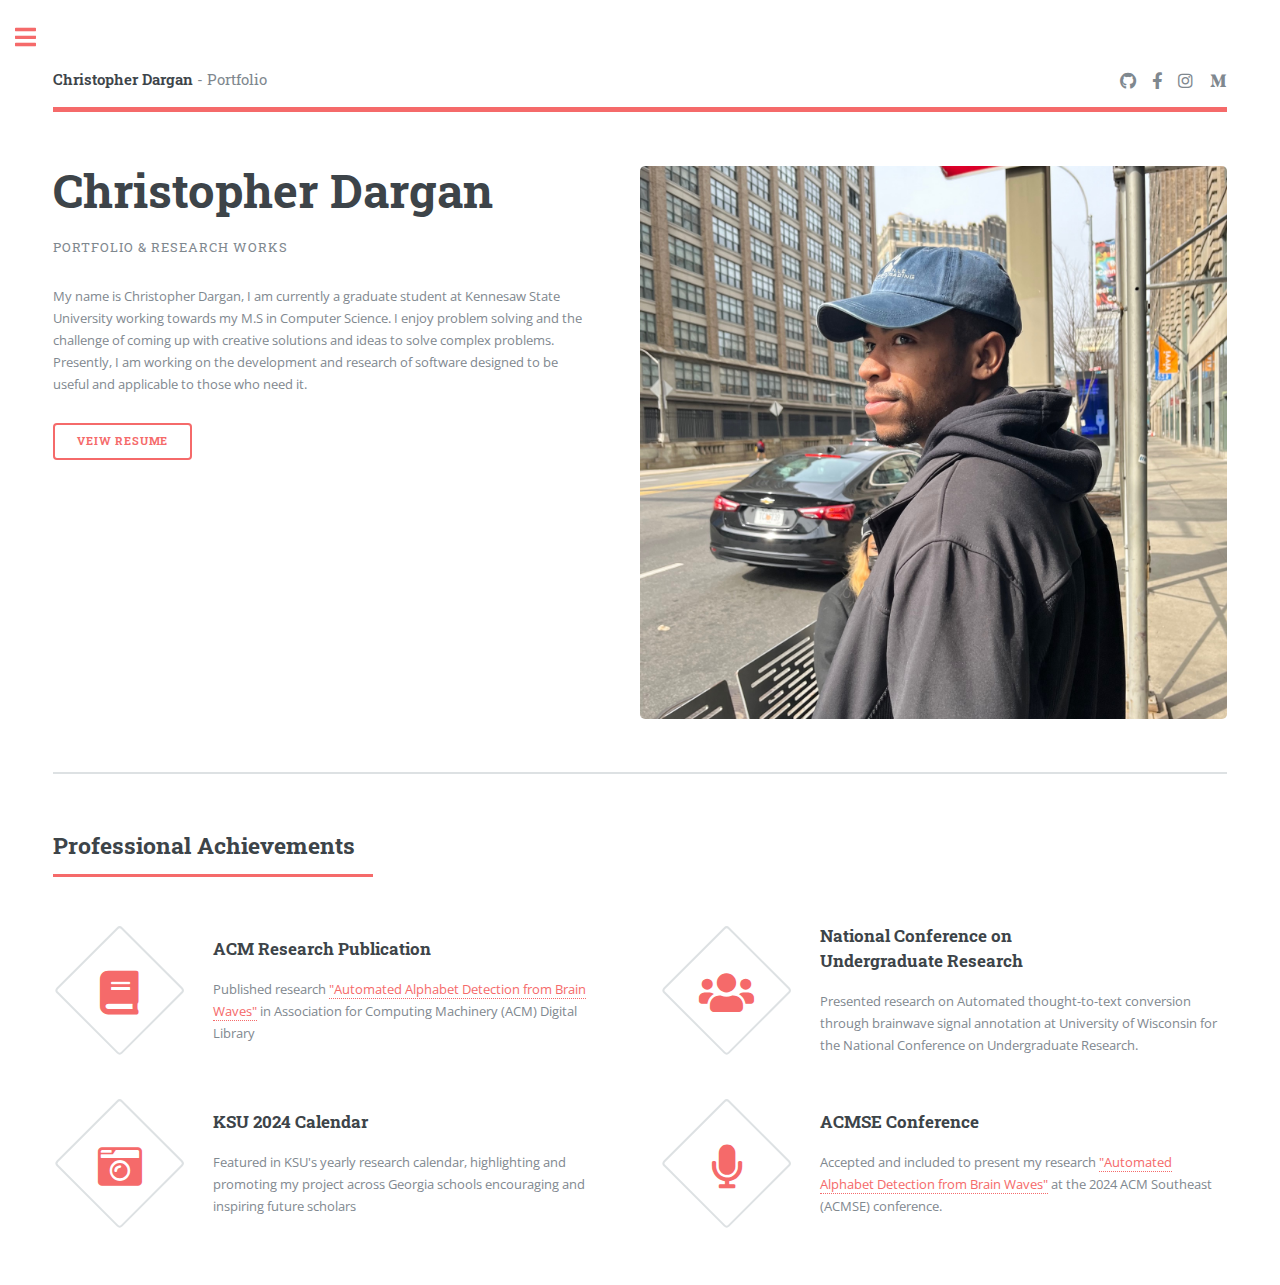
<file: index.html>
<!DOCTYPE HTML>

<html>
	<head>
		<title>Chris Dargan Portfolio</title>
		<meta charset="utf-8" />
		<meta name="viewport" content="width=device-width, initial-scale=1, user-scalable=no" />
		<link rel="stylesheet" href="assets/css/main.css" />
	</head>

	<!-- Google tag (gtag.js) -->
	<script async src="https://www.googletagmanager.com/gtag/js?id=G-WMPZGS9CKR"></script>
	<script>
	window.dataLayer = window.dataLayer || [];
	function gtag(){dataLayer.push(arguments);}
	gtag('js', new Date());

	gtag('config', 'G-WMPZGS9CKR');
	</script>

	<body class="is-preload">

		<!-- Wrapper -->
			<div id="wrapper">

				<!-- Main -->
					<div id="main">
						<div class="inner">

							<!-- Header -->
								<header id="header">
									<a href="index.html" class="logo"><strong>Christopher Dargan</strong> - Portfolio</a>
									<ul class="icons">
										<li><a href="#" class="icon brands fa-github"><span class="label">Github</span></a></li>
										<li><a href="#" class="icon brands fa-facebook-f"><span class="label">Facebook</span></a></li>
										<li><a href="https://www.instagram.com/" class="icon brands fa-instagram"><span class="label">Instagram</span></a></li>
										<li><a href="#" class="icon brands fa-medium-m"><span class="label">Medium</span></a></li>
									</ul>
								</header>

							<!-- Banner -->
								<section id="banner">
									<div class="content">
										<header>
											<h1>Christopher Dargan</h1>
											<p>Portfolio & Research Works</p>
										</header>
										<p>My name is Christopher Dargan, I am currently a graduate student at Kennesaw State University working towards my M.S in Computer Science. I enjoy problem solving and the challenge of coming up with creative solutions and ideas to solve complex problems. Presently, I am working on the development and research of software designed to be useful and applicable to those who need it.</p>
										<ul class="actions">
											<li><a href="documents/resume.pdf" class="button big" target="_blank">Veiw Resume</a></li>
										</ul>
									</div>
									<span class="image object">
										<img src="images/pic13.png" alt="" />
									</span>
								</section>

							<!-- Section (Professional Achievements)-->
								<section>
									<header class="major">
										<h2>Professional Achievements</h2>
									</header>
									<div class="features">
										<article>
											<span class="icon solid fa-book"></span>
											<div class="content">
												<h3>ACM Research Publication</h3>
												<p>Published research <a href="https://dl.acm.org/doi/10.1145/3603287.3651214" target="_blank">"Automated Alphabet Detection from Brain Waves"</a> in Association for Computing Machinery (ACM) Digital Library</p>
											</div>
										</article>
										<article>
											<span class="icon solid fa-users"></span>
											<div class="content">
												<h3>National Conference on<br>
													Undergraduate Research
												</h3>
												<p>Presented research on Automated thought-to-text conversion through brainwave signal annotation at University of Wisconsin for the National Conference on Undergraduate Research.</p>
											</div>
										</article>
										<article>
											<span class="icon solid fa-camera-retro"></span>
											<div class="content">
												<h3>KSU 2024 Calendar</h3>
												<p>Featured in KSU's yearly research calendar, highlighting and promoting my project across Georgia schools encouraging and inspiring future scholars</p>
											</div>
										</article>
										<article>
											<span class="icon solid fa-microphone"></span>
											<div class="content">
												<h3>ACMSE Conference</h3>
												<p>Accepted and included to present my research <a href="https://dl.acm.org/doi/10.1145/3603287.3651214" target="_blank">"Automated Alphabet Detection from Brain Waves"</a> at the 2024 ACM Southeast (ACMSE) conference.</p>
											</div>
										</article>
									</div>
								</section>

							<!-- Section -->
								

						</div>
					</div>

				<!-- Sidebar -->
					<div id="sidebar">
						<div class="inner">

							<!-- Menu -->
								<nav id="menu">
									<header class="major">
										<h2>Menu</h2>
									</header>
									<ul>
										<li><a href="index.html">Homepage</a></li>
										<li><a href="research.html">Research Publications</a></li>
										<li>
											<span class="opener">Artifical Intelligence</span>
											<ul>
												<li><a href="ai-projects.html">Modeling Optimal Shot Sequences</a></li>
												<li><a href="ai-projects.html#ai-2">Neural Network From Scratch</a></li>
												<li><a href="ai-projects.html#ai-3">8-Puzzle Solver</a></li>
											</ul>
										</li>
										<li>
											<span class="opener">Machine Vision</span>
											<ul>
												<li><a href="mv-projects.html">Pool Detection System</a></li>
												<li><a href="mv-projects.html#mv-2">Deep Learning Classification</a></li>
											</ul>
										</li>
								
										<li><a href="other-projects.html">Other Projects</a></li>
										<li><a href="documents/resume.pdf" target="_blank">View Resume</a></li>
										
									</ul>
								</nav>

							<!-- Section -->
								<section>
									<header class="major">
										<h2>Project Previews</h2>
									</header>
									<div class="mini-posts">
										<article>
											<a href="research.html" class="image"><img src="images/brain-02-thumbnail.png" alt="" /></a>
											<p>Automated Thought-To-Text Conversion Using Electroencephalogram (EEG)</p>
										</article>
										<article>
											<a href="#" class="image"><img src="images/quantum-thumbnail.png" alt="" /></a>
											<p>Quantum Algorithm Implementation and Principle Analysis</p>
										</article>
										<article>
											<a href="#" class="image"><img src="images/pool-ai-thumbnail.png" alt="" /></a>
											<p>AI Approach For Modeling Optimal Shot Sequences In Pool/Billards</p>
										</article>
									</div>
									<ul class="actions">
										<li><a href="ai-projects.html" class="button">More</a></li>
									</ul>
								</section>

							<!-- Section -->
								<section>
									<header class="major">
										<h2>Resume</h2>
									</header>
									<a href="documents/resume.pdf" class="button" target="_blank">View Resume</a>
								</section>

						</div>
					</div>

			</div>

		<!-- Scripts -->
			<script src="assets/js/jquery.min.js"></script>
			<script src="assets/js/browser.min.js"></script>
			<script src="assets/js/breakpoints.min.js"></script>
			<script src="assets/js/util.js"></script>
			<script src="assets/js/main.js"></script>

	</body>
</html>
</file>
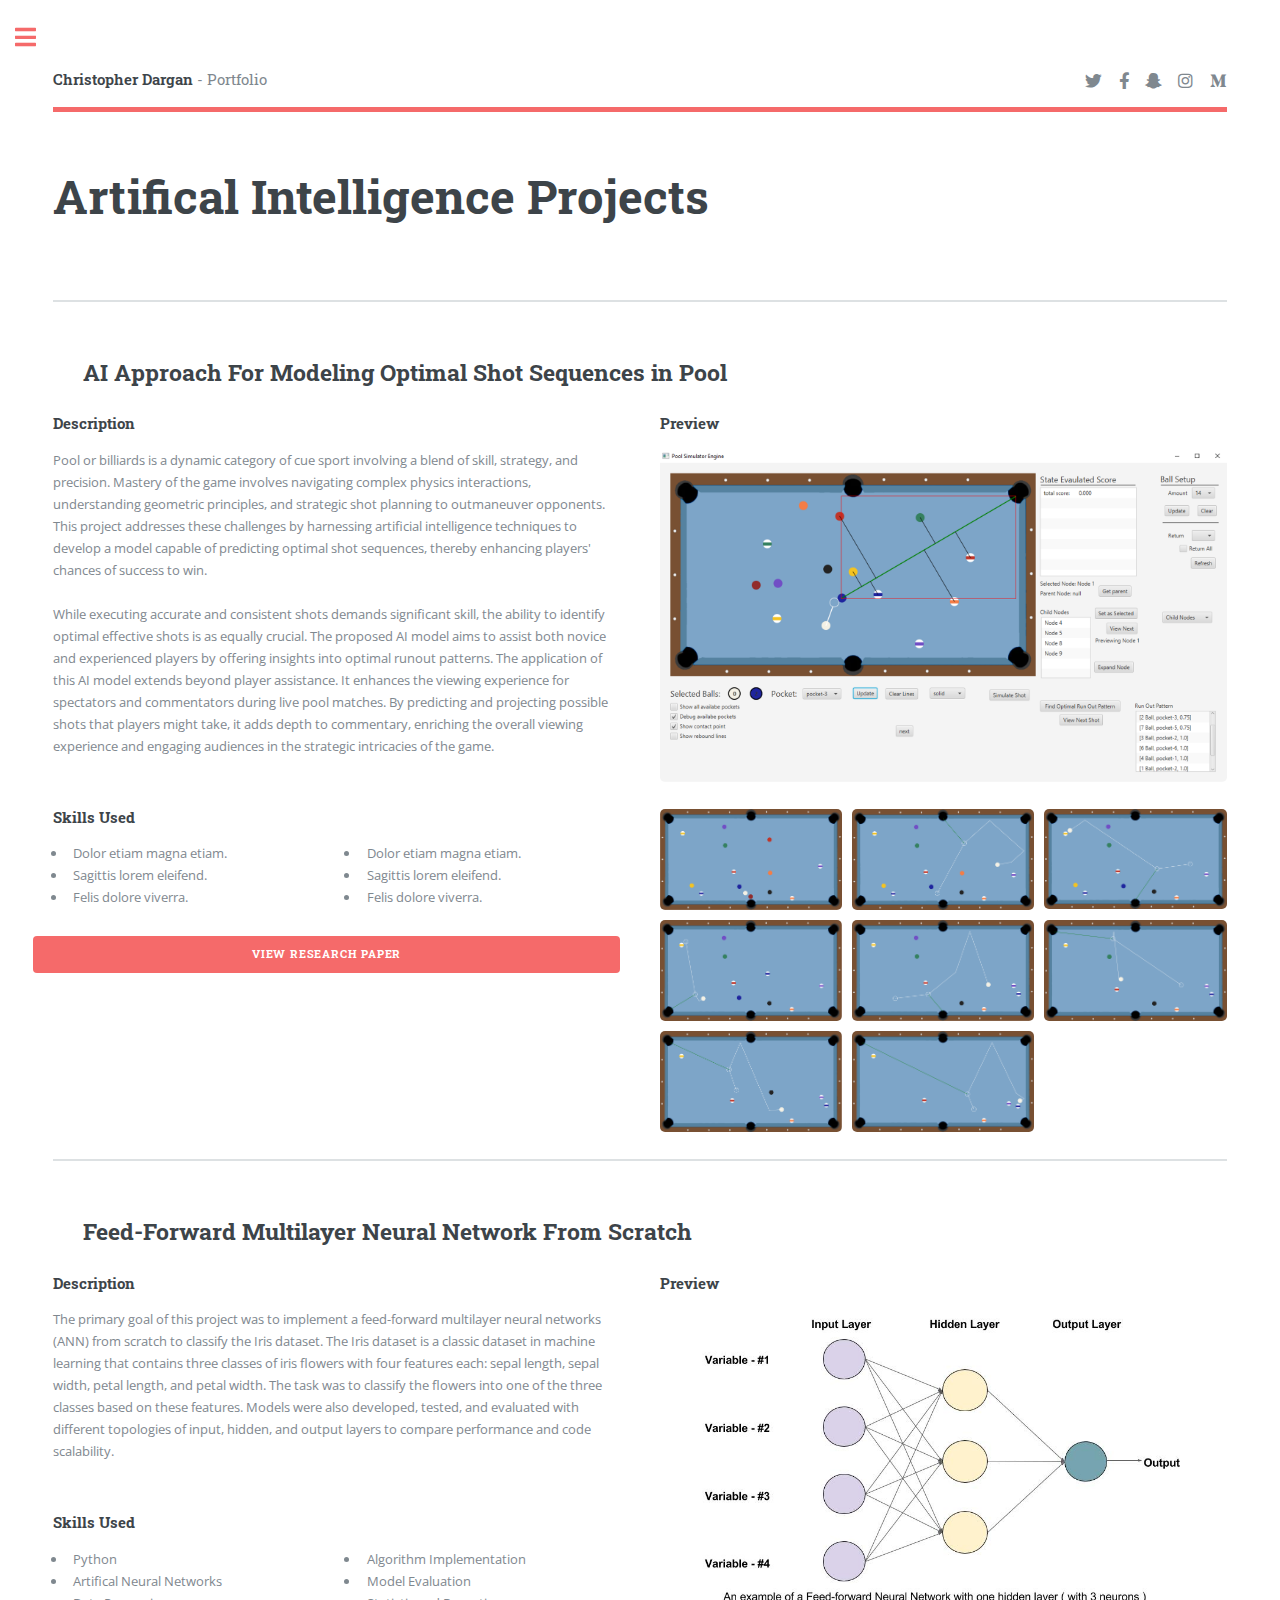
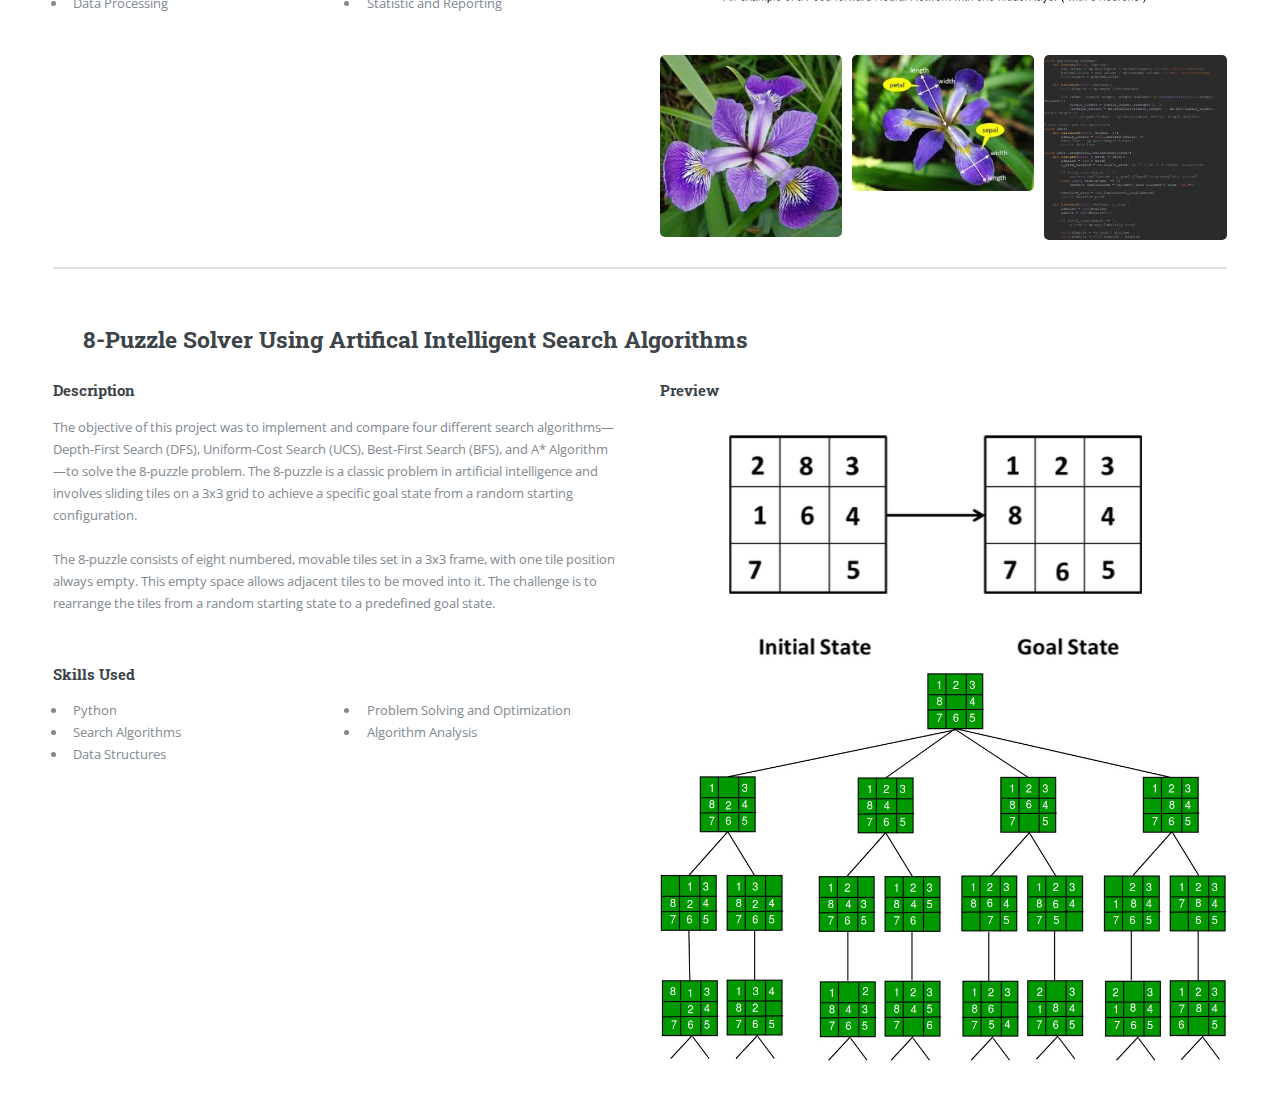
<file: ai-projects.html>
<!DOCTYPE HTML>
<!--
	Editorial by HTML5 UP
	html5up.net | @ajlkn
	Free for personal and commercial use under the CCA 3.0 license (html5up.net/license)
-->
<html>
	<head>
		<title>Chris Dargan Portfolio</title>
		<meta charset="utf-8" />
		<meta name="viewport" content="width=device-width, initial-scale=1, user-scalable=no" />
		<link rel="stylesheet" href="assets/css/main.css" />
	</head>

	<!-- Google tag (gtag.js) -->
	<script async src="https://www.googletagmanager.com/gtag/js?id=G-WMPZGS9CKR"></script>
	<script>
	window.dataLayer = window.dataLayer || [];
	function gtag(){dataLayer.push(arguments);}
	gtag('js', new Date());

	gtag('config', 'G-WMPZGS9CKR');
	</script>

	<body class="is-preload">

		<!-- Wrapper -->
			<div id="wrapper">

				<!-- Main -->
					<div id="main">
						<div class="inner">

							<!-- Header -->
								<header id="header">
									<a href="index.html" class="logo"><strong>Christopher Dargan</strong> - Portfolio</a>
									<ul class="icons">
										<li><a href="#" class="icon brands fa-twitter"><span class="label">Twitter</span></a></li>
										<li><a href="#" class="icon brands fa-facebook-f"><span class="label">Facebook</span></a></li>
										<li><a href="#" class="icon brands fa-snapchat-ghost"><span class="label">Snapchat</span></a></li>
										<li><a href="#" class="icon brands fa-instagram"><span class="label">Instagram</span></a></li>
										<li><a href="#" class="icon brands fa-medium-m"><span class="label">Medium</span></a></li>
									</ul>
								</header>

							<!-- Content -->
								<section>
									<header class="main">
										<h1>Artifical Intelligence Projects</h1>
									</header>
								</section>

								<!-- Project 1 -->
								<section id="ai-1">
									<div class="row gtr-200">
									
										
										<div class="row gtr-200">
											<h2 style="text-align: left;">AI Approach For Modeling Optimal Shot Sequences in Pool</h2><br><br>
										</div>
										<div class="col-6 col-12-medium">
											
											
											<h4>Description</h4>
											<p>Pool or billiards is a dynamic category of cue sport involving a blend of skill, strategy, and precision.
												Mastery of the game involves navigating complex physics interactions, understanding geometric
												principles, and strategic shot planning to outmaneuver opponents. This project addresses these
												challenges by harnessing artificial intelligence techniques to develop a model capable of predicting
												optimal shot sequences, thereby enhancing players' chances of success to win.<br><br>While executing accurate
												and consistent shots demands significant skill, the ability to identify optimal effective shots is as equally
												crucial. The proposed AI model aims to assist both novice and experienced players by offering insights
												into optimal runout patterns. The application of this AI model extends beyond player assistance. It enhances the viewing
												experience for spectators and commentators during live pool matches. By predicting and projecting
												possible shots that players might take, it adds depth to commentary, enriching the overall viewing
												experience and engaging audiences in the strategic intricacies of the game.
												</p>
											<br>
											<h4>Skills Used</h4>
											<div class="row">
												<div class="col-6 col-12-small">
													<ul>
														<li>Dolor etiam magna etiam.</li>
														<li>Sagittis lorem eleifend.</li>
														<li>Felis dolore viverra.</li>
													</ul>
												</div>
												<div class="col-6 col-12-small">
													<ul>
														<li>Dolor etiam magna etiam.</li>
														<li>Sagittis lorem eleifend.</li>
														<li>Felis dolore viverra.</li>
													</ul>

												</div>
												<br><br><a href="documents/ai-final-paper.pdf" class="button primary fit" target="_blank">View Research Paper</a>
											</div>

										</div>

										<div class="col-6 col-12-medium">
											<h4>Preview</h4>
											<span class="image fit">
												<img src="images/ai/ai-pool-2.PNG">
											</span>

											<div class="row gtr-50 gtr-uniform">
												
												<div class="col-4"><span class="image fit"><img src="images/ai/s0.PNG" alt="" /></span></div>
												<div class="col-4"><span class="image fit"><img src="images/ai/s1.PNG" alt="" /></span></div>
												<!-- Break -->
												<div class="col-4"><span class="image fit"><img src="images/ai/s2.PNG" alt="" /></span></div>
												<div class="col-4"><span class="image fit"><img src="images/ai/s3.PNG" alt="" /></span></div>
												<div class="col-4"><span class="image fit"><img src="images/ai/s4.PNG" alt="" /></span></div>
												<!-- Break -->
												<div class="col-4"><span class="image fit"><img src="images/ai/s5.PNG" alt="" /></span></div>
												<div class="col-4"><span class="image fit"><img src="images/ai/s6.PNG" alt="" /></span></div>
												<div class="col-4"><span class="image fit"><img src="images/ai/s7.PNG" alt="" /></span></div>
											</div>
										</div>

										
									
									</div>

								</section>

								<!-- Project 2 -->
								<section id="ai-2">
									<div class="row gtr-200">
									
										
										<div class="row gtr-200">
											<h2 style="text-align: left;">Feed-Forward Multilayer Neural Network From Scratch</h2><br><br>
										</div>
										<div class="col-6 col-12-medium">
											
											
											<h4>Description</h4>
											<p>The primary goal of this project was to implement a feed-forward multilayer neural networks (ANN) from scratch to classify the Iris dataset. The Iris dataset is a classic dataset in machine learning that contains three classes of iris flowers with four features each: sepal length, sepal width, petal length, and petal width. The task was to classify the flowers into one of the three classes based on these features. Models were also developed, tested, and evaluated with different topologies of input, hidden, and output layers to compare performance and code scalability. 
												</p>
											<br>
											<h4>Skills Used</h4>
											<div class="row">
												<div class="col-6 col-12-small">
													<ul>
														<li>Python</li>
														<li>Artifical Neural Networks</li>
														<li>Data Processing</li>
													</ul>
												</div>
												<div class="col-6 col-12-small">
													<ul>
														<li>Algorithm Implementation</li>
														<li>Model Evaluation</li>
														<li>Statistic and Reporting</li>
													</ul>

												</div>
										
											</div>
											

										</div>

										<div class="col-6 col-12-medium">
											<h4>Preview</h4>
											<span class="image fit">
												<img src="images/ai/ann.jpg">
											</span>

											<div class="row gtr-50 gtr-uniform">
												
												<div class="col-4"><span class="image fit"><img src="images/ai/iris-1.jpg" alt="" /></span></div>
												
												<div class="col-4"><span class="image fit"><img src="images/ai/iris-2.jpg" alt="" /></span></div>
												<div class="col-4"><span class="image fit"><img src="images/ai/ann-code.PNG" alt="" /></span></div>
												
											</div>
										</div>

										
									
									</div>

								</section>

								<!-- Project 3 -->
								<section id="ai-3">
									<div class="row gtr-200">
									
										
										<div class="row gtr-200">
											<h2 style="text-align: left;">8-Puzzle Solver Using Artifical Intelligent Search Algorithms </h2><br><br>
										</div>
										<div class="col-6 col-12-medium">
											
											
											<h4>Description</h4>
											<p>The objective of this project was to implement and compare four different search algorithms—Depth-First Search (DFS), Uniform-Cost Search (UCS), Best-First Search (BFS), and A* Algorithm—to solve the 8-puzzle problem. The 8-puzzle is a classic problem in artificial intelligence and involves sliding tiles on a 3x3 grid to achieve a specific goal state from a random starting configuration.<br><br>The 8-puzzle consists of eight numbered, movable tiles set in a 3x3 frame, with one tile position always empty. This empty space allows adjacent tiles to be moved into it. The challenge is to rearrange the tiles from a random starting state to a predefined goal state.
												</p>
											<br>
											<h4>Skills Used</h4>
											<div class="row">
												<div class="col-6 col-12-small">
													<ul>
														<li>Python</li>
														<li>Search Algorithms</li>
														<li>Data Structures</li>
													</ul>
												</div>
												<div class="col-6 col-12-small">
													<ul>
														<li>Problem Solving and Optimization</li>
														<li>Algorithm Analysis</li>
													</ul>

												</div>
											</div>

										</div>

										<div class="col-6 col-12-medium">
											<h4>Preview</h4>
											<span class="image fit">
												<img src="images/ai/8-puz.png">
												<img src="images/ai/8-puz-1.jpg">
											</span>

											
										</div>
									
									</div>

								</section>

						</div>
					</div>

					

				<!-- Sidebar -->
				<div id="sidebar">
					<div class="inner">


						<!-- Menu -->
						<nav id="menu">
							<header class="major">
								<h2>Menu</h2>
							</header>
							<ul>
								<li><a href="index.html">Homepage</a></li>
								<li><a href="research.html">Research Publications</a></li>
								<li>
									<span class="opener">Artifical Intelligence</span>
									<ul>
										<li><a href="ai-projects.html">Modeling Optimal Shot Sequences</a></li>
										<li><a href="ai-projects.html#ai-2">Neural Network From Scratch</a></li>
										<li><a href="ai-projects.html#ai-3">8-Puzzle Solver</a></li>
									</ul>
								</li>
								<li>
									<span class="opener">Machine Vision</span>
									<ul>
										<li><a href="mv-projects.html">Pool Detection System</a></li>
										<li><a href="mv-projects.html#mv-2">Deep Learning Classification</a></li>
									</ul>
								</li>
						
								<li><a href="other-projects.html">Other Projects</a></li>
								<li><a href="documents/resume.pdf" target="_blank">View Resume</a></li>
								
							</ul>
						</nav>

						
							<section>
								<header class="major">
									<h2>Resume</h2>
								</header>
								<a href="documents/resume.pdf" class="button" target="_blank">View Resume</a>
							</section>


					</div>
				</div>

		</div>

		<!-- Scripts -->
			<script src="assets/js/jquery.min.js"></script>
			<script src="assets/js/browser.min.js"></script>
			<script src="assets/js/breakpoints.min.js"></script>
			<script src="assets/js/util.js"></script>
			<script src="assets/js/main.js"></script>

	</body>
</html>
</file>
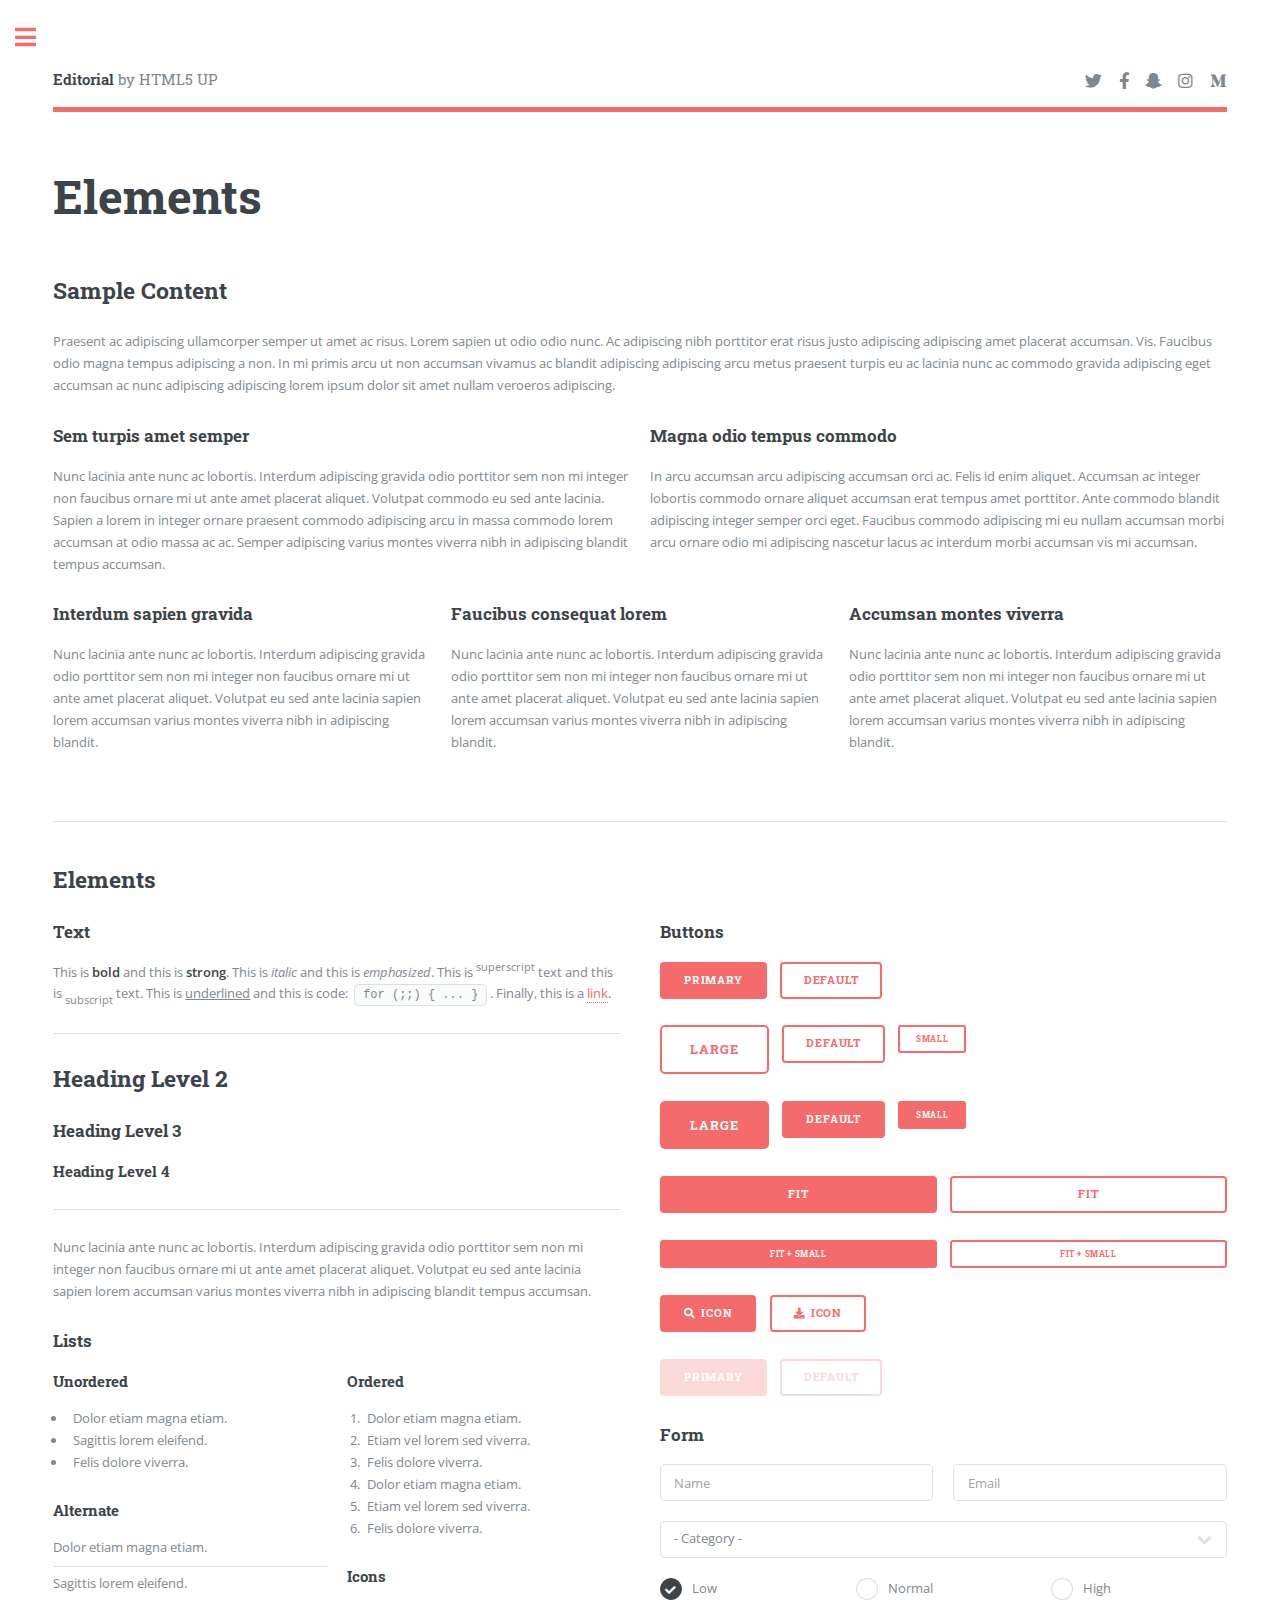
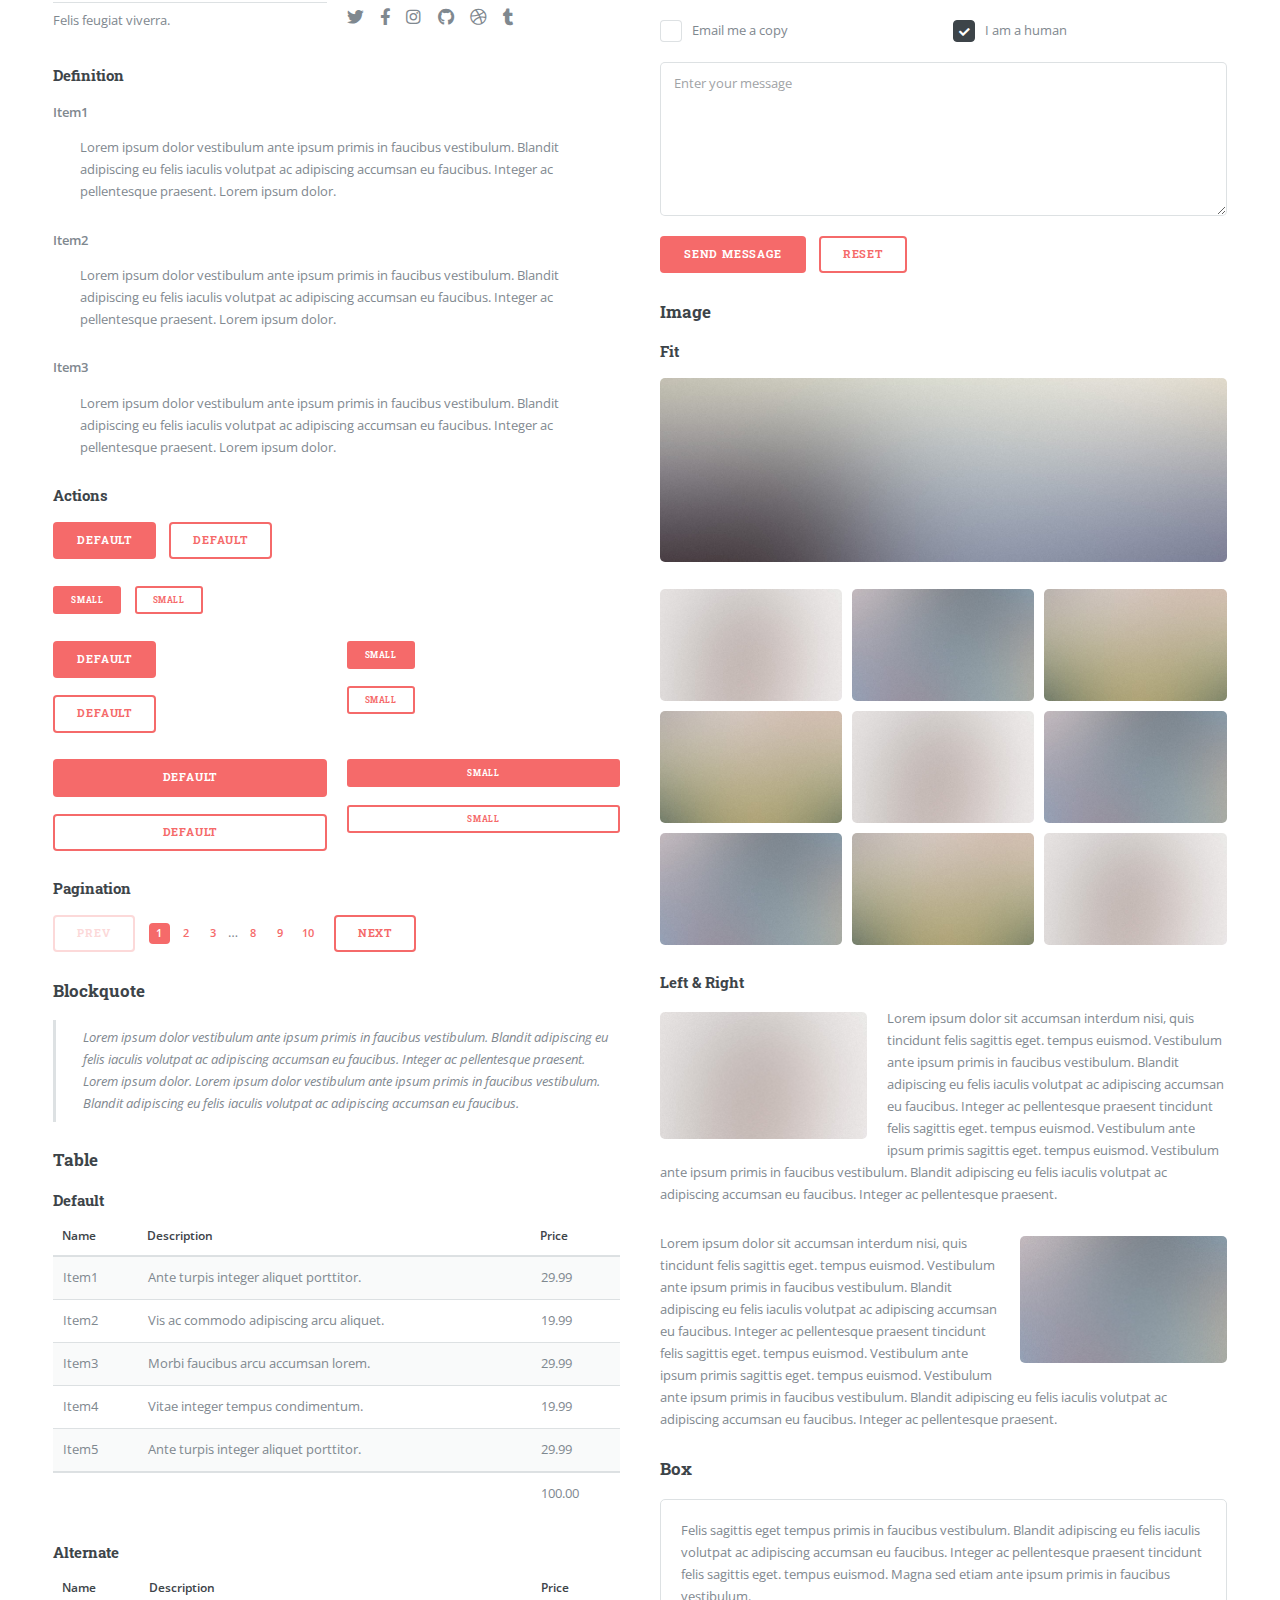
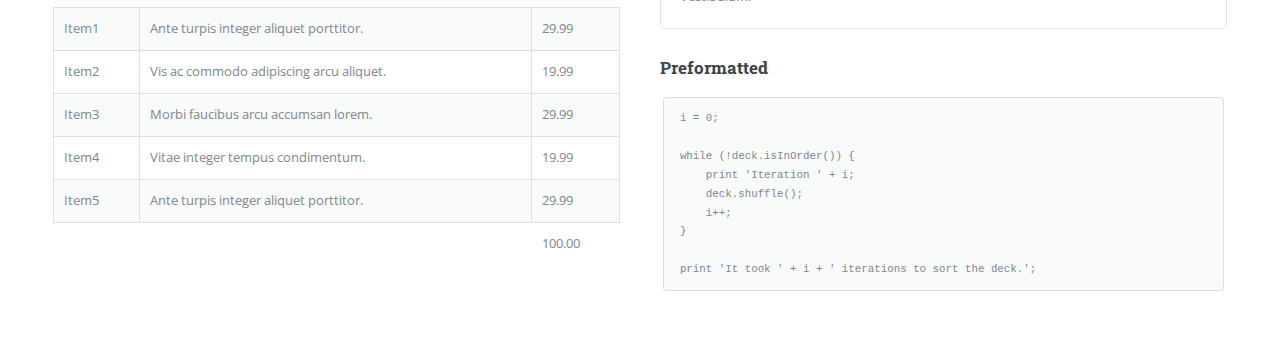
<file: elements.html>
<!DOCTYPE HTML>
<!--
	Editorial by HTML5 UP
	html5up.net | @ajlkn
	Free for personal and commercial use under the CCA 3.0 license (html5up.net/license)
-->
<html>
	<head>
		<title>Elements - Editorial by HTML5 UP</title>
		<meta charset="utf-8" />
		<meta name="viewport" content="width=device-width, initial-scale=1, user-scalable=no" />
		<link rel="stylesheet" href="assets/css/main.css" />
	</head>
	<body class="is-preload">

		<!-- Wrapper -->
			<div id="wrapper">

				<!-- Main -->
					<div id="main">
						<div class="inner">

							<!-- Header -->
								<header id="header">
									<a href="index.html" class="logo"><strong>Editorial</strong> by HTML5 UP</a>
									<ul class="icons">
										<li><a href="#" class="icon brands fa-twitter"><span class="label">Twitter</span></a></li>
										<li><a href="#" class="icon brands fa-facebook-f"><span class="label">Facebook</span></a></li>
										<li><a href="#" class="icon brands fa-snapchat-ghost"><span class="label">Snapchat</span></a></li>
										<li><a href="#" class="icon brands fa-instagram"><span class="label">Instagram</span></a></li>
										<li><a href="#" class="icon brands fa-medium-m"><span class="label">Medium</span></a></li>
									</ul>
								</header>

							<!-- Content -->
								<section>
									<header class="main">
										<h1>Elements</h1>
									</header>

									<!-- Content -->
										<h2 id="content">Sample Content</h2>
										<p>Praesent ac adipiscing ullamcorper semper ut amet ac risus. Lorem sapien ut odio odio nunc. Ac adipiscing nibh porttitor erat risus justo adipiscing adipiscing amet placerat accumsan. Vis. Faucibus odio magna tempus adipiscing a non. In mi primis arcu ut non accumsan vivamus ac blandit adipiscing adipiscing arcu metus praesent turpis eu ac lacinia nunc ac commodo gravida adipiscing eget accumsan ac nunc adipiscing adipiscing lorem ipsum dolor sit amet nullam veroeros adipiscing.</p>
										<div class="row">
											<div class="col-6 col-12-small">
												<h3>Sem turpis amet semper</h3>
												<p>Nunc lacinia ante nunc ac lobortis. Interdum adipiscing gravida odio porttitor sem non mi integer non faucibus ornare mi ut ante amet placerat aliquet. Volutpat commodo eu sed ante lacinia. Sapien a lorem in integer ornare praesent commodo adipiscing arcu in massa commodo lorem accumsan at odio massa ac ac. Semper adipiscing varius montes viverra nibh in adipiscing blandit tempus accumsan.</p>
											</div>
											<div class="col-6 col-12-small">
												<h3>Magna odio tempus commodo</h3>
												<p>In arcu accumsan arcu adipiscing accumsan orci ac. Felis id enim aliquet. Accumsan ac integer lobortis commodo ornare aliquet accumsan erat tempus amet porttitor. Ante commodo blandit adipiscing integer semper orci eget. Faucibus commodo adipiscing mi eu nullam accumsan morbi arcu ornare odio mi adipiscing nascetur lacus ac interdum morbi accumsan vis mi accumsan.</p>
											</div>
											<!-- Break -->
											<div class="col-4 col-12-medium">
												<h3>Interdum sapien gravida</h3>
												<p>Nunc lacinia ante nunc ac lobortis. Interdum adipiscing gravida odio porttitor sem non mi integer non faucibus ornare mi ut ante amet placerat aliquet. Volutpat eu sed ante lacinia sapien lorem accumsan varius montes viverra nibh in adipiscing blandit.</p>
											</div>
											<div class="col-4 col-12-medium">
												<h3>Faucibus consequat lorem</h3>
												<p>Nunc lacinia ante nunc ac lobortis. Interdum adipiscing gravida odio porttitor sem non mi integer non faucibus ornare mi ut ante amet placerat aliquet. Volutpat eu sed ante lacinia sapien lorem accumsan varius montes viverra nibh in adipiscing blandit.</p>
											</div>
											<div class="col-4 col-12-medium">
												<h3>Accumsan montes viverra</h3>
												<p>Nunc lacinia ante nunc ac lobortis. Interdum adipiscing gravida odio porttitor sem non mi integer non faucibus ornare mi ut ante amet placerat aliquet. Volutpat eu sed ante lacinia sapien lorem accumsan varius montes viverra nibh in adipiscing blandit.</p>
											</div>
										</div>

									<hr class="major" />

									<!-- Elements -->
										<h2 id="elements">Elements</h2>
										<div class="row gtr-200">
											<div class="col-6 col-12-medium">

												<!-- Text stuff -->
													<h3>Text</h3>
													<p>This is <b>bold</b> and this is <strong>strong</strong>. This is <i>italic</i> and this is <em>emphasized</em>.
													This is <sup>superscript</sup> text and this is <sub>subscript</sub> text.
													This is <u>underlined</u> and this is code: <code>for (;;) { ... }</code>.
													Finally, this is a <a href="#">link</a>.</p>
													<hr />
													<h2>Heading Level 2</h2>
													<h3>Heading Level 3</h3>
													<h4>Heading Level 4</h4>
													<hr />
													<p>Nunc lacinia ante nunc ac lobortis. Interdum adipiscing gravida odio porttitor sem non mi integer non faucibus ornare mi ut ante amet placerat aliquet. Volutpat eu sed ante lacinia sapien lorem accumsan varius montes viverra nibh in adipiscing blandit tempus accumsan.</p>

												<!-- Lists -->
													<h3>Lists</h3>
													<div class="row">
														<div class="col-6 col-12-small">

															<h4>Unordered</h4>
															<ul>
																<li>Dolor etiam magna etiam.</li>
																<li>Sagittis lorem eleifend.</li>
																<li>Felis dolore viverra.</li>
															</ul>

															<h4>Alternate</h4>
															<ul class="alt">
																<li>Dolor etiam magna etiam.</li>
																<li>Sagittis lorem eleifend.</li>
																<li>Felis feugiat viverra.</li>
															</ul>

														</div>
														<div class="col-6 col-12-small">

															<h4>Ordered</h4>
															<ol>
																<li>Dolor etiam magna etiam.</li>
																<li>Etiam vel lorem sed viverra.</li>
																<li>Felis dolore viverra.</li>
																<li>Dolor etiam magna etiam.</li>
																<li>Etiam vel lorem sed viverra.</li>
																<li>Felis dolore viverra.</li>
															</ol>

															<h4>Icons</h4>
															<ul class="icons">
																<li><a href="#" class="icon brands fa-twitter"><span class="label">Twitter</span></a></li>
																<li><a href="#" class="icon brands fa-facebook-f"><span class="label">Facebook</span></a></li>
																<li><a href="#" class="icon brands fa-instagram"><span class="label">Instagram</span></a></li>
																<li><a href="#" class="icon brands fa-github"><span class="label">Github</span></a></li>
																<li><a href="#" class="icon brands fa-dribbble"><span class="label">Dribbble</span></a></li>
																<li><a href="#" class="icon brands fa-tumblr"><span class="label">Tumblr</span></a></li>
															</ul>

														</div>
													</div>
													<h4>Definition</h4>
													<dl>
														<dt>Item1</dt>
														<dd>
															<p>Lorem ipsum dolor vestibulum ante ipsum primis in faucibus vestibulum. Blandit adipiscing eu felis iaculis volutpat ac adipiscing accumsan eu faucibus. Integer ac pellentesque praesent. Lorem ipsum dolor.</p>
														</dd>
														<dt>Item2</dt>
														<dd>
															<p>Lorem ipsum dolor vestibulum ante ipsum primis in faucibus vestibulum. Blandit adipiscing eu felis iaculis volutpat ac adipiscing accumsan eu faucibus. Integer ac pellentesque praesent. Lorem ipsum dolor.</p>
														</dd>
														<dt>Item3</dt>
														<dd>
															<p>Lorem ipsum dolor vestibulum ante ipsum primis in faucibus vestibulum. Blandit adipiscing eu felis iaculis volutpat ac adipiscing accumsan eu faucibus. Integer ac pellentesque praesent. Lorem ipsum dolor.</p>
														</dd>
													</dl>

													<h4>Actions</h4>
													<ul class="actions">
														<li><a href="#" class="button primary">Default</a></li>
														<li><a href="#" class="button">Default</a></li>
													</ul>
													<ul class="actions small">
														<li><a href="#" class="button primary small">Small</a></li>
														<li><a href="#" class="button small">Small</a></li>
													</ul>
													<div class="row">
														<div class="col-6 col-12-small">
															<ul class="actions stacked">
																<li><a href="#" class="button primary">Default</a></li>
																<li><a href="#" class="button">Default</a></li>
															</ul>
														</div>
														<div class="col-6 col-12-small">
															<ul class="actions stacked">
																<li><a href="#" class="button primary small">Small</a></li>
																<li><a href="#" class="button small">Small</a></li>
															</ul>
														</div>
														<div class="col-6 col-12-small">
															<ul class="actions stacked">
																<li><a href="#" class="button primary fit">Default</a></li>
																<li><a href="#" class="button fit">Default</a></li>
															</ul>
														</div>
														<div class="col-6 col-12-small">
															<ul class="actions stacked">
																<li><a href="#" class="button primary small fit">Small</a></li>
																<li><a href="#" class="button small fit">Small</a></li>
															</ul>
														</div>
													</div>

													<h4>Pagination</h4>
													<ul class="pagination">
														<li><span class="button disabled">Prev</span></li>
														<li><a href="#" class="page active">1</a></li>
														<li><a href="#" class="page">2</a></li>
														<li><a href="#" class="page">3</a></li>
														<li><span>&hellip;</span></li>
														<li><a href="#" class="page">8</a></li>
														<li><a href="#" class="page">9</a></li>
														<li><a href="#" class="page">10</a></li>
														<li><a href="#" class="button">Next</a></li>
													</ul>

												<!-- Blockquote -->
													<h3>Blockquote</h3>
													<blockquote>Lorem ipsum dolor vestibulum ante ipsum primis in faucibus vestibulum. Blandit adipiscing eu felis iaculis volutpat ac adipiscing accumsan eu faucibus. Integer ac pellentesque praesent. Lorem ipsum dolor. Lorem ipsum dolor vestibulum ante ipsum primis in faucibus vestibulum. Blandit adipiscing eu felis iaculis volutpat ac adipiscing accumsan eu faucibus.</blockquote>

												<!-- Table -->
													<h3>Table</h3>

													<h4>Default</h4>
													<div class="table-wrapper">
														<table>
															<thead>
																<tr>
																	<th>Name</th>
																	<th>Description</th>
																	<th>Price</th>
																</tr>
															</thead>
															<tbody>
																<tr>
																	<td>Item1</td>
																	<td>Ante turpis integer aliquet porttitor.</td>
																	<td>29.99</td>
																</tr>
																<tr>
																	<td>Item2</td>
																	<td>Vis ac commodo adipiscing arcu aliquet.</td>
																	<td>19.99</td>
																</tr>
																<tr>
																	<td>Item3</td>
																	<td> Morbi faucibus arcu accumsan lorem.</td>
																	<td>29.99</td>
																</tr>
																<tr>
																	<td>Item4</td>
																	<td>Vitae integer tempus condimentum.</td>
																	<td>19.99</td>
																</tr>
																<tr>
																	<td>Item5</td>
																	<td>Ante turpis integer aliquet porttitor.</td>
																	<td>29.99</td>
																</tr>
															</tbody>
															<tfoot>
																<tr>
																	<td colspan="2"></td>
																	<td>100.00</td>
																</tr>
															</tfoot>
														</table>
													</div>

													<h4>Alternate</h4>
													<div class="table-wrapper">
														<table class="alt">
															<thead>
																<tr>
																	<th>Name</th>
																	<th>Description</th>
																	<th>Price</th>
																</tr>
															</thead>
															<tbody>
																<tr>
																	<td>Item1</td>
																	<td>Ante turpis integer aliquet porttitor.</td>
																	<td>29.99</td>
																</tr>
																<tr>
																	<td>Item2</td>
																	<td>Vis ac commodo adipiscing arcu aliquet.</td>
																	<td>19.99</td>
																</tr>
																<tr>
																	<td>Item3</td>
																	<td> Morbi faucibus arcu accumsan lorem.</td>
																	<td>29.99</td>
																</tr>
																<tr>
																	<td>Item4</td>
																	<td>Vitae integer tempus condimentum.</td>
																	<td>19.99</td>
																</tr>
																<tr>
																	<td>Item5</td>
																	<td>Ante turpis integer aliquet porttitor.</td>
																	<td>29.99</td>
																</tr>
															</tbody>
															<tfoot>
																<tr>
																	<td colspan="2"></td>
																	<td>100.00</td>
																</tr>
															</tfoot>
														</table>
													</div>

											</div>
											<div class="col-6 col-12-medium">

												<!-- Buttons -->
													<h3>Buttons</h3>
													<ul class="actions">
														<li><a href="#" class="button primary">Primary</a></li>
														<li><a href="#" class="button">Default</a></li>
													</ul>
													<ul class="actions">
														<li><a href="#" class="button large">Large</a></li>
														<li><a href="#" class="button">Default</a></li>
														<li><a href="#" class="button small">Small</a></li>
													</ul>
													<ul class="actions">
														<li><a href="#" class="button primary large">Large</a></li>
														<li><a href="#" class="button primary">Default</a></li>
														<li><a href="#" class="button primary small">Small</a></li>
													</ul>
													<ul class="actions fit">
														<li><a href="#" class="button primary fit">Fit</a></li>
														<li><a href="#" class="button fit">Fit</a></li>
													</ul>
													<ul class="actions fit small">
														<li><a href="#" class="button primary fit small">Fit + Small</a></li>
														<li><a href="#" class="button fit small">Fit + Small</a></li>
													</ul>
													<ul class="actions">
														<li><a href="#" class="button primary icon solid fa-search">Icon</a></li>
														<li><a href="#" class="button icon solid fa-download">Icon</a></li>
													</ul>
													<ul class="actions">
														<li><span class="button primary disabled">Primary</span></li>
														<li><span class="button disabled">Default</span></li>
													</ul>

												<!-- Form -->
													<h3>Form</h3>

													<form method="post" action="#">
														<div class="row gtr-uniform">
															<div class="col-6 col-12-xsmall">
																<input type="text" name="demo-name" id="demo-name" value="" placeholder="Name" />
															</div>
															<div class="col-6 col-12-xsmall">
																<input type="email" name="demo-email" id="demo-email" value="" placeholder="Email" />
															</div>
															<!-- Break -->
															<div class="col-12">
																<select name="demo-category" id="demo-category">
																	<option value="">- Category -</option>
																	<option value="1">Manufacturing</option>
																	<option value="1">Shipping</option>
																	<option value="1">Administration</option>
																	<option value="1">Human Resources</option>
																</select>
															</div>
															<!-- Break -->
															<div class="col-4 col-12-small">
																<input type="radio" id="demo-priority-low" name="demo-priority" checked>
																<label for="demo-priority-low">Low</label>
															</div>
															<div class="col-4 col-12-small">
																<input type="radio" id="demo-priority-normal" name="demo-priority">
																<label for="demo-priority-normal">Normal</label>
															</div>
															<div class="col-4 col-12-small">
																<input type="radio" id="demo-priority-high" name="demo-priority">
																<label for="demo-priority-high">High</label>
															</div>
															<!-- Break -->
															<div class="col-6 col-12-small">
																<input type="checkbox" id="demo-copy" name="demo-copy">
																<label for="demo-copy">Email me a copy</label>
															</div>
															<div class="col-6 col-12-small">
																<input type="checkbox" id="demo-human" name="demo-human" checked>
																<label for="demo-human">I am a human</label>
															</div>
															<!-- Break -->
															<div class="col-12">
																<textarea name="demo-message" id="demo-message" placeholder="Enter your message" rows="6"></textarea>
															</div>
															<!-- Break -->
															<div class="col-12">
																<ul class="actions">
																	<li><input type="submit" value="Send Message" class="primary" /></li>
																	<li><input type="reset" value="Reset" /></li>
																</ul>
															</div>
														</div>
													</form>

												<!-- Image -->
													<h3>Image</h3>

													<h4>Fit</h4>
													<span class="image fit"><img src="images/pic11.jpg" alt="" /></span>
													<div class="box alt">
														<div class="row gtr-50 gtr-uniform">
															<div class="col-4"><span class="image fit"><img src="images/pic01.jpg" alt="" /></span></div>
															<div class="col-4"><span class="image fit"><img src="images/pic02.jpg" alt="" /></span></div>
															<div class="col-4"><span class="image fit"><img src="images/pic03.jpg" alt="" /></span></div>
															<!-- Break -->
															<div class="col-4"><span class="image fit"><img src="images/pic03.jpg" alt="" /></span></div>
															<div class="col-4"><span class="image fit"><img src="images/pic01.jpg" alt="" /></span></div>
															<div class="col-4"><span class="image fit"><img src="images/pic02.jpg" alt="" /></span></div>
															<!-- Break -->
															<div class="col-4"><span class="image fit"><img src="images/pic02.jpg" alt="" /></span></div>
															<div class="col-4"><span class="image fit"><img src="images/pic03.jpg" alt="" /></span></div>
															<div class="col-4"><span class="image fit"><img src="images/pic01.jpg" alt="" /></span></div>
														</div>
													</div>

													<h4>Left &amp; Right</h4>
													<p><span class="image left"><img src="images/pic01.jpg" alt="" /></span>Lorem ipsum dolor sit accumsan interdum nisi, quis tincidunt felis sagittis eget. tempus euismod. Vestibulum ante ipsum primis in faucibus vestibulum. Blandit adipiscing eu felis iaculis volutpat ac adipiscing accumsan eu faucibus. Integer ac pellentesque praesent tincidunt felis sagittis eget. tempus euismod. Vestibulum ante ipsum primis sagittis eget. tempus euismod. Vestibulum ante ipsum primis in faucibus vestibulum. Blandit adipiscing eu felis iaculis volutpat ac adipiscing accumsan eu faucibus. Integer ac pellentesque praesent.</p>
													<p><span class="image right"><img src="images/pic02.jpg" alt="" /></span>Lorem ipsum dolor sit accumsan interdum nisi, quis tincidunt felis sagittis eget. tempus euismod. Vestibulum ante ipsum primis in faucibus vestibulum. Blandit adipiscing eu felis iaculis volutpat ac adipiscing accumsan eu faucibus. Integer ac pellentesque praesent tincidunt felis sagittis eget. tempus euismod. Vestibulum ante ipsum primis sagittis eget. tempus euismod. Vestibulum ante ipsum primis in faucibus vestibulum. Blandit adipiscing eu felis iaculis volutpat ac adipiscing accumsan eu faucibus. Integer ac pellentesque praesent.</p>

												<!-- Box -->
													<h3>Box</h3>
													<div class="box">
														<p>Felis sagittis eget tempus primis in faucibus vestibulum. Blandit adipiscing eu felis iaculis volutpat ac adipiscing accumsan eu faucibus. Integer ac pellentesque praesent tincidunt felis sagittis eget. tempus euismod. Magna sed etiam ante ipsum primis in faucibus vestibulum.</p>
													</div>

												<!-- Preformatted Code -->
													<h3>Preformatted</h3>
													<pre><code>i = 0;

while (!deck.isInOrder()) {
    print 'Iteration ' + i;
    deck.shuffle();
    i++;
}

print 'It took ' + i + ' iterations to sort the deck.';
</code></pre>

											</div>
										</div>

								</section>

						</div>
					</div>

				<!-- Sidebar -->
					<div id="sidebar">
						<div class="inner">

							<!-- Search -->
								<section id="search" class="alt">
									<form method="post" action="#">
										<input type="text" name="query" id="query" placeholder="Search" />
									</form>
								</section>

							<!-- Menu -->
								<nav id="menu">
									<header class="major">
										<h2>Menu</h2>
									</header>
									<ul>
										<li><a href="index.html">Homepage</a></li>
										<li><a href="generic.html">Generic</a></li>
										<li><a href="elements.html">Elements</a></li>
										<li>
											<span class="opener">Submenu</span>
											<ul>
												<li><a href="#">Lorem Dolor</a></li>
												<li><a href="#">Ipsum Adipiscing</a></li>
												<li><a href="#">Tempus Magna</a></li>
												<li><a href="#">Feugiat Veroeros</a></li>
											</ul>
										</li>
										<li><a href="#">Etiam Dolore</a></li>
										<li><a href="#">Adipiscing</a></li>
										<li>
											<span class="opener">Another Submenu</span>
											<ul>
												<li><a href="#">Lorem Dolor</a></li>
												<li><a href="#">Ipsum Adipiscing</a></li>
												<li><a href="#">Tempus Magna</a></li>
												<li><a href="#">Feugiat Veroeros</a></li>
											</ul>
										</li>
										<li><a href="#">Maximus Erat</a></li>
										<li><a href="#">Sapien Mauris</a></li>
										<li><a href="#">Amet Lacinia</a></li>
									</ul>
								</nav>

							<!-- Section -->
								<section>
									<header class="major">
										<h2>Ante interdum</h2>
									</header>
									<div class="mini-posts">
										<article>
											<a href="#" class="image"><img src="images/pic07.jpg" alt="" /></a>
											<p>Aenean ornare velit lacus, ac varius enim lorem ullamcorper dolore aliquam.</p>
										</article>
										<article>
											<a href="#" class="image"><img src="images/pic08.jpg" alt="" /></a>
											<p>Aenean ornare velit lacus, ac varius enim lorem ullamcorper dolore aliquam.</p>
										</article>
										<article>
											<a href="#" class="image"><img src="images/pic09.jpg" alt="" /></a>
											<p>Aenean ornare velit lacus, ac varius enim lorem ullamcorper dolore aliquam.</p>
										</article>
									</div>
									<ul class="actions">
										<li><a href="#" class="button">More</a></li>
									</ul>
								</section>

							<!-- Section -->
								<section>
									<header class="major">
										<h2>Get in touch</h2>
									</header>
									<p>Sed varius enim lorem ullamcorper dolore aliquam aenean ornare velit lacus, ac varius enim lorem ullamcorper dolore. Proin sed aliquam facilisis ante interdum. Sed nulla amet lorem feugiat tempus aliquam.</p>
									<ul class="contact">
										<li class="icon solid fa-envelope"><a href="#">information@untitled.tld</a></li>
										<li class="icon solid fa-phone">(000) 000-0000</li>
										<li class="icon solid fa-home">1234 Somewhere Road #8254<br />
										Nashville, TN 00000-0000</li>
									</ul>
								</section>

							<!-- Footer -->
								<footer id="footer">
									<p class="copyright">&copy; Untitled. All rights reserved. Demo Images: <a href="https://unsplash.com">Unsplash</a>. Design: <a href="https://html5up.net">HTML5 UP</a>.</p>
								</footer>

						</div>
					</div>

			</div>

		<!-- Scripts -->
			<script src="assets/js/jquery.min.js"></script>
			<script src="assets/js/browser.min.js"></script>
			<script src="assets/js/breakpoints.min.js"></script>
			<script src="assets/js/util.js"></script>
			<script src="assets/js/main.js"></script>

	</body>
</html>
</file>
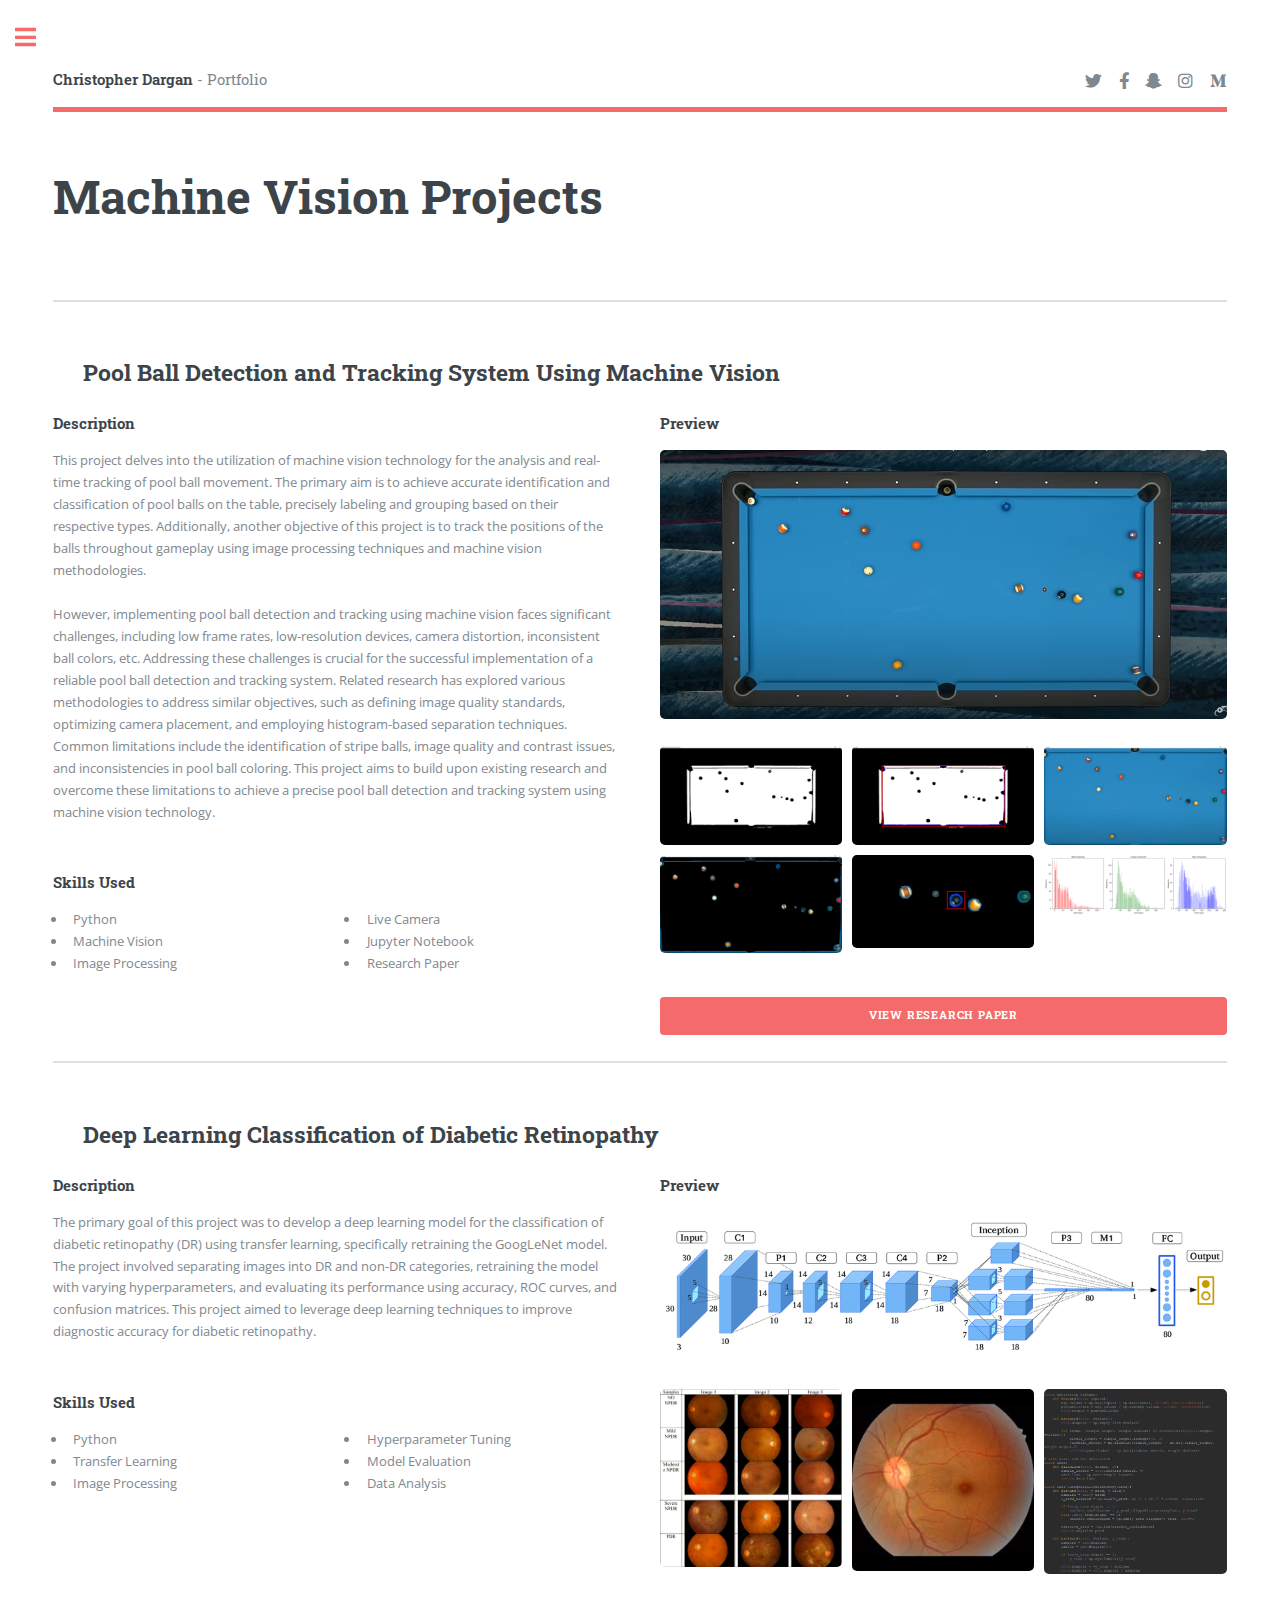
<file: mv-projects.html>
<!DOCTYPE HTML>
<html>
	<head>
		<title>Chris Dargan Portfolio</title>
		<meta charset="utf-8" />
		<meta name="viewport" content="width=device-width, initial-scale=1, user-scalable=no" />
		<link rel="stylesheet" href="assets/css/main.css" />
	</head>

	<!-- Google tag (gtag.js) -->
	<script async src="https://www.googletagmanager.com/gtag/js?id=G-WMPZGS9CKR"></script>
	<script>
	window.dataLayer = window.dataLayer || [];
	function gtag(){dataLayer.push(arguments);}
	gtag('js', new Date());

	gtag('config', 'G-WMPZGS9CKR');
	</script>

	<body class="is-preload">

		<!-- Wrapper -->
			<div id="wrapper">

				<!-- Main -->
					<div id="main">
						<div class="inner">

							<!-- Header -->
								<header id="header">
									<a href="index.html" class="logo"><strong>Christopher Dargan</strong> - Portfolio</a>
									<ul class="icons">
										<li><a href="#" class="icon brands fa-twitter"><span class="label">Twitter</span></a></li>
										<li><a href="#" class="icon brands fa-facebook-f"><span class="label">Facebook</span></a></li>
										<li><a href="#" class="icon brands fa-snapchat-ghost"><span class="label">Snapchat</span></a></li>
										<li><a href="#" class="icon brands fa-instagram"><span class="label">Instagram</span></a></li>
										<li><a href="#" class="icon brands fa-medium-m"><span class="label">Medium</span></a></li>
									</ul>
								</header>

							<!-- Content -->
								<section>
									<header class="main">
										<h1>Machine Vision Projects</h1>
									</header>
								</section>
								<section id="mv-1">
									<div class="row gtr-200">
									
										<!-- Project 1 -->
										<div class="row gtr-200">
											<h2 style="text-align: left;">Pool Ball Detection and Tracking System Using Machine Vision</h2><br><br>
						
										</div>
										<div class="col-6 col-12-medium">
											
											
											<h4>Description</h4>
											<p> This project delves into the utilization of machine
												vision technology for the analysis and real-time tracking of pool
												ball movement. The primary aim is to achieve accurate
												identification and classification of pool balls on the table, precisely
												labeling and grouping based on their respective types.
												Additionally, another objective of this project is to track the
												positions of the balls throughout gameplay using image processing
												techniques and machine vision methodologies.<br><br>However, implementing pool ball
												detection and tracking using machine vision faces significant
												challenges, including low frame rates, low-resolution devices,
												camera distortion, inconsistent ball colors, etc. Addressing these
												challenges is crucial for the successful implementation of a reliable
												pool ball detection and tracking system. Related research has
												explored various methodologies to address similar objectives, such
												as defining image quality standards, optimizing camera
												placement, and employing histogram-based separation
												techniques. Common limitations include the identification of
												stripe balls, image quality and contrast issues, and inconsistencies
												in pool ball coloring. This project aims to build upon existing
												research and overcome these limitations to achieve a precise pool
												ball detection and tracking system using machine vision
												technology. 
												</p>

											<br>
											<h4>Skills Used</h4>
											<div class="row">
												<div class="col-6 col-12-small">
													<ul>
														<li>Python</li>
														<li>Machine Vision</li>
														<li>Image Processing</li>
													</ul>
												</div>
												<div class="col-6 col-12-small">
													<ul>
														<li>Live Camera</li>
														<li>Jupyter Notebook</li>
														<li>Research Paper</li>
													</ul>

												</div>
											</div>

										</div>

										<div class="col-6 col-12-medium">
											<h4>Preview</h4>
											<span class="image fit">
												<img src="images/ai/img02.PNG">
											</span>

											<div class="row gtr-50 gtr-uniform">
												
												<div class="col-4"><span class="image fit"><img src="images/ai/img01.PNG" alt="" /></span></div>
												<div class="col-4"><span class="image fit"><img src="images/ai/img03.PNG" alt="" /></span></div>
												<div class="col-4"><span class="image fit"><img src="images/ai/img04.PNG" alt="" /></span></div>
												<div class="col-4"><span class="image fit"><img src="images/ai/img05.PNG" alt="" /></span></div>
												<div class="col-4"><span class="image fit"><img src="images/ai/img06.PNG" alt="" /></span></div>	
												<div class="col-4"><span class="image fit"><img src="images/ai/6 ball histogram.png" alt="" /></span></div>
												
											</div>
											<br><br><a href="documents/mv-final-paper.pdf" class="button primary fit" target="_blank">View Research Paper</a>
										</div>
										
									
									</div>
									
								</section>

								<section id="mv-2">
									<div class="row gtr-200">
									
										<!-- Project 2 -->
										<div class="row gtr-200">
											<h2 style="text-align: left;">Deep Learning Classification of Diabetic Retinopathy</h2><br><br>
										</div>
										<div class="col-6 col-12-medium">
											
											
											<h4>Description</h4>
											<p> The primary goal of this project was to develop a deep learning model for the classification of diabetic retinopathy (DR) using transfer learning, specifically retraining the GoogLeNet model. The project involved separating images into DR and non-DR categories, retraining the model with varying hyperparameters, and evaluating its performance using accuracy, ROC curves, and confusion matrices. This project aimed to leverage deep learning techniques to improve diagnostic accuracy for diabetic retinopathy.

 
												</p>
											<br>
											<h4>Skills Used</h4>
											<div class="row">
												<div class="col-6 col-12-small">
													<ul>
														<li>Python</li>
														<li>Transfer Learning</li>
														<li>Image Processing</li>
													</ul>
												</div>
												<div class="col-6 col-12-small">
													<ul>
														<li>Hyperparameter Tuning</li>
														<li>Model Evaluation</li>
														<li>Data Analysis</li>
													</ul>

												</div>


											</div>

										</div>

										<div class="col-6 col-12-medium">
											<h4>Preview</h4>
											<span class="image fit">
												<img src="images/ai/googlenetcnn.png">
											</span>

											<div class="row gtr-50 gtr-uniform">
												
												<div class="col-4"><span class="image fit"><img src="images/ai/ann-3.png" alt="" /></span></div>
												
												<div class="col-4"><span class="image fit"><img src="images/ai/IDRiD_090_-0.jpg" alt="" /></span></div>
												<div class="col-4"><span class="image fit"><img src="images/ai/ann-code.PNG" alt="" /></span></div>
												
												
											</div>
											
										</div>

										
									
									</div>
								</section>

						</div>
					</div>

					

				<!-- Sidebar -->
				<div id="sidebar">
					<div class="inner">

						

						<!-- Menu -->
						<nav id="menu">
							<header class="major">
								<h2>Menu</h2>
							</header>
							<ul>
								<li><a href="index.html">Homepage</a></li>
								<li><a href="research.html">Research Publications</a></li>
								<li>
									<span class="opener">Artifical Intelligence</span>
									<ul>
										<li><a href="ai-projects.html">Modeling Optimal Shot Sequences</a></li>
										<li><a href="ai-projects.html#ai-2">Neural Network From Scratch</a></li>
										<li><a href="ai-projects.html#ai-3">8-Puzzle Solver</a></li>
									</ul>
								</li>
								<li>
									<span class="opener">Machine Vision</span>
									<ul>
										<li><a href="mv-projects.html">Pool Detection System</a></li>
										<li><a href="mv-projects.html#mv-2">Deep Learning Classification</a></li>
									</ul>
								</li>
						
								<li><a href="other-projects.html">Other Projects</a></li>
								<li><a href="documents/resume.pdf" target="_blank">View Resume</a></li>
								
							</ul>
						</nav>

						
							<section>
								<header class="major">
									<h2>Resume</h2>
								</header>
								<a href="documents/resume.pdf" class="button" target="_blank">View Resume</a>
							</section>


					</div>
				</div>

		</div>

		<!-- Scripts -->
			<script src="assets/js/jquery.min.js"></script>
			<script src="assets/js/browser.min.js"></script>
			<script src="assets/js/breakpoints.min.js"></script>
			<script src="assets/js/util.js"></script>
			<script src="assets/js/main.js"></script>

	</body>
</html>
</file>
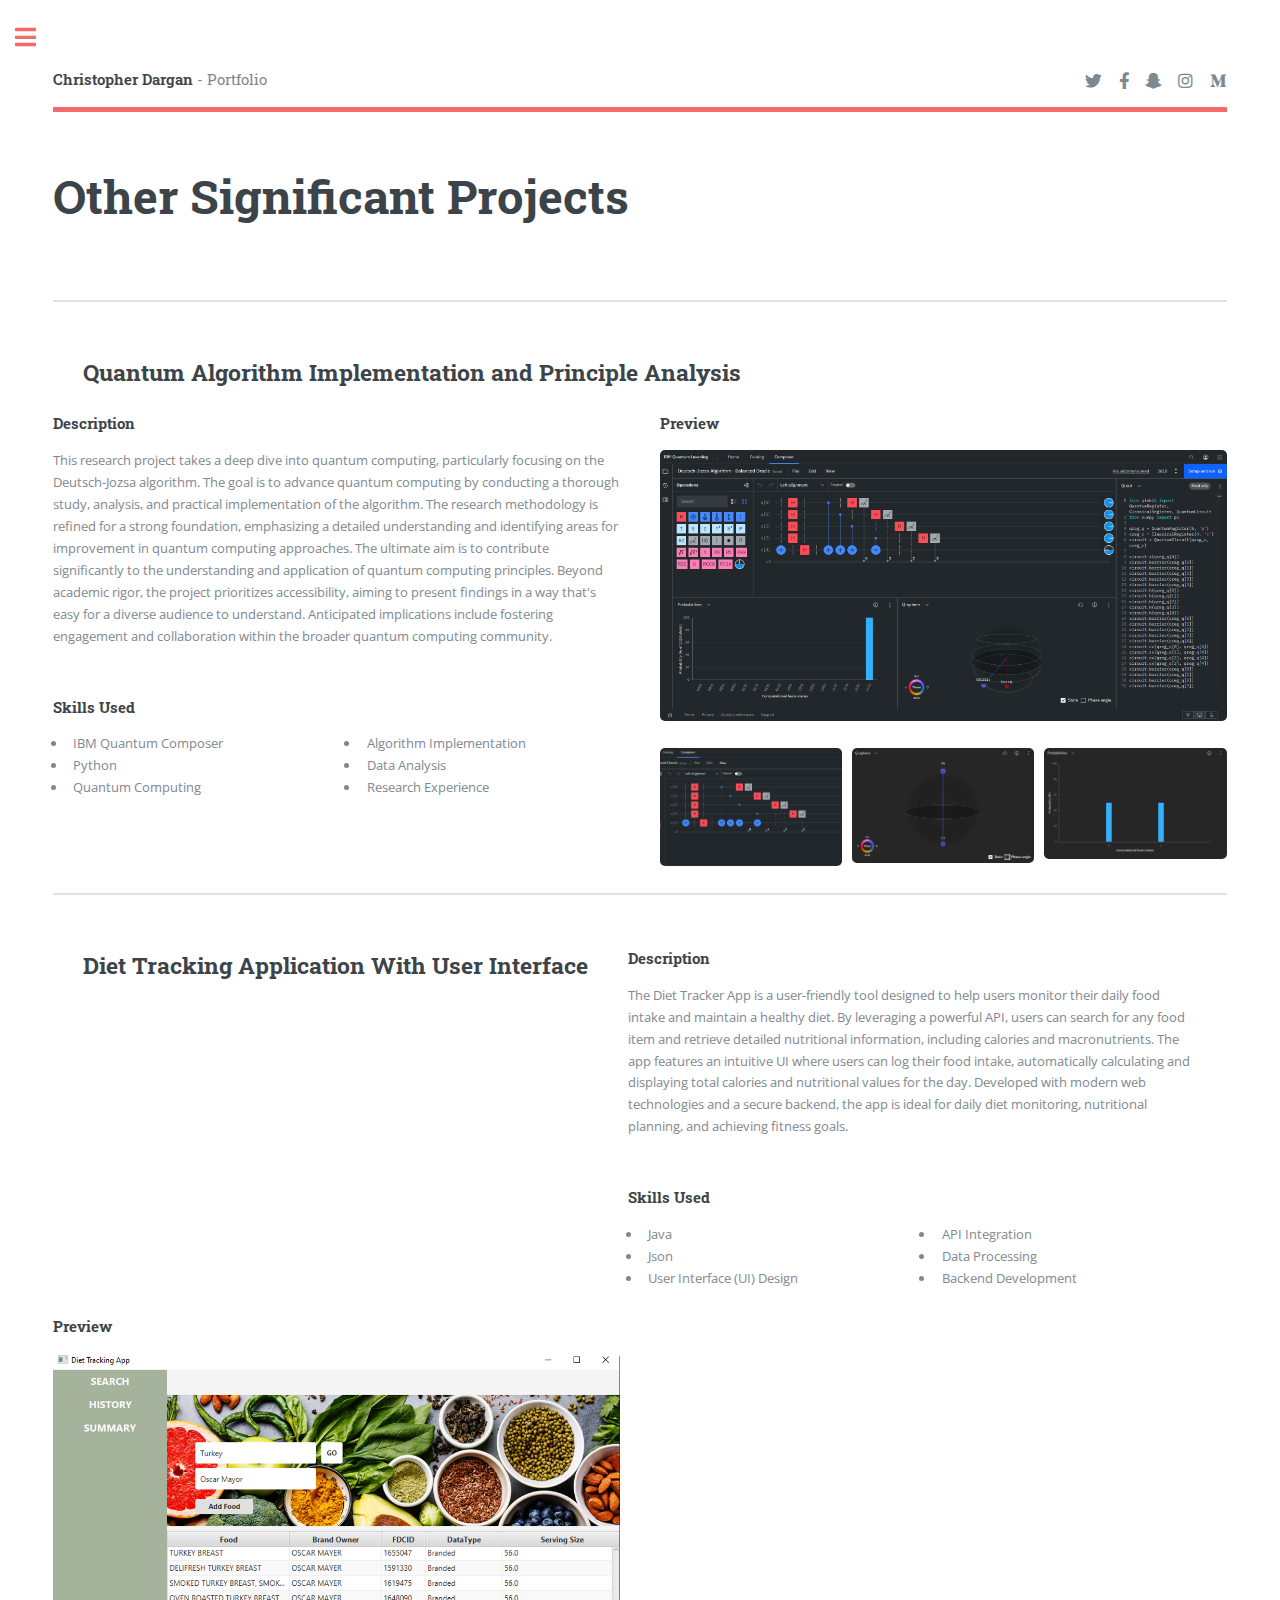
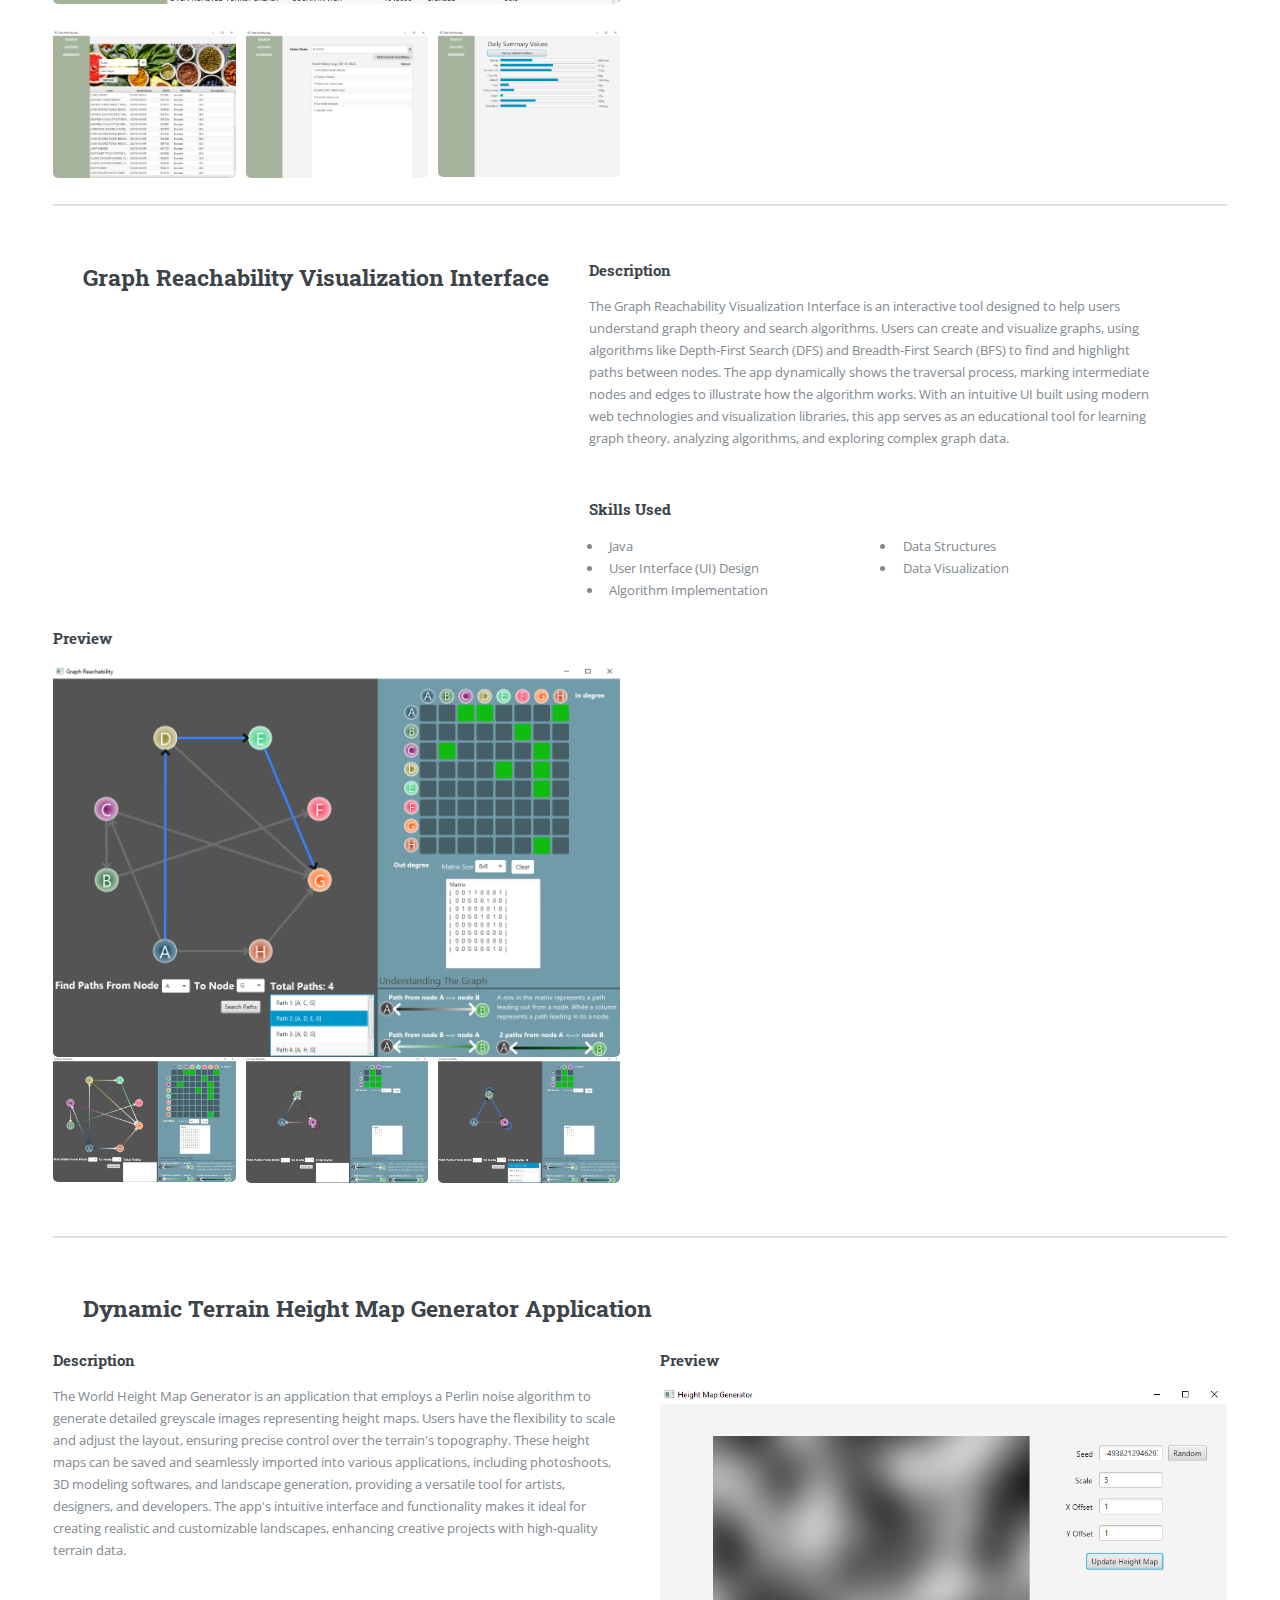
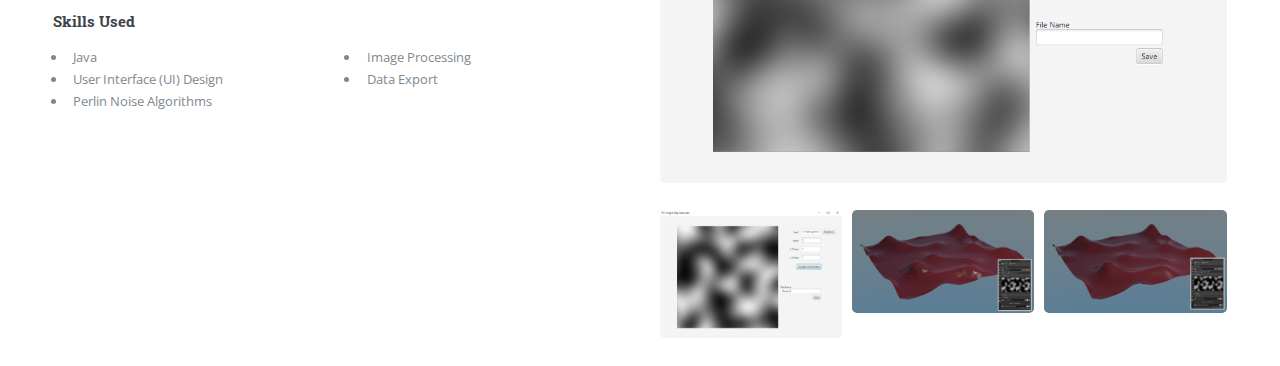
<file: other-projects.html>
<!DOCTYPE HTML>

<html>
	<head>
		<title>Chris Dargan Portfolio</title>
		<meta charset="utf-8" />
		<meta name="viewport" content="width=device-width, initial-scale=1, user-scalable=no" />
		<link rel="stylesheet" href="assets/css/main.css" />
	</head>

	<!-- Google tag (gtag.js) -->
	<script async src="https://www.googletagmanager.com/gtag/js?id=G-WMPZGS9CKR"></script>
	<script>
	window.dataLayer = window.dataLayer || [];
	function gtag(){dataLayer.push(arguments);}
	gtag('js', new Date());

	gtag('config', 'G-WMPZGS9CKR');
	</script>

	<body class="is-preload">

		<!-- Wrapper -->
			<div id="wrapper">

				<!-- Main -->
					<div id="main">
						<div class="inner">

							<!-- Header -->
								<header id="header">
									<a href="index.html" class="logo"><strong>Christopher Dargan</strong> - Portfolio</a>
									<ul class="icons">
										<li><a href="#" class="icon brands fa-twitter"><span class="label">Twitter</span></a></li>
										<li><a href="#" class="icon brands fa-facebook-f"><span class="label">Facebook</span></a></li>
										<li><a href="#" class="icon brands fa-snapchat-ghost"><span class="label">Snapchat</span></a></li>
										<li><a href="#" class="icon brands fa-instagram"><span class="label">Instagram</span></a></li>
										<li><a href="#" class="icon brands fa-medium-m"><span class="label">Medium</span></a></li>
									</ul>
								</header>

							<!-- Content -->
								<section>
									<header class="main">
										<h1>Other Significant Projects</h1>
									</header>
								</section>
								<section>
									<div class="row gtr-200">
									
										<!-- Project 1 -->
										<div class="row gtr-200">
											<h2 style="text-align: left;">Quantum Algorithm Implementation and Principle Analysis</h2><br><br>
										</div>
										<div class="col-6 col-12-medium">
											
											
											<h4>Description</h4>
											<p> This research project takes a deep dive into quantum computing, particularly focusing on the Deutsch-Jozsa algorithm. The goal is to advance quantum computing by conducting a thorough study, analysis, and practical implementation of the algorithm. The research methodology is refined for a strong foundation, emphasizing a detailed understanding and identifying areas for improvement in quantum computing approaches. The ultimate aim is to contribute significantly to the understanding and application of quantum computing principles. Beyond academic rigor, the project prioritizes accessibility, aiming to present findings in a way that's easy for a diverse audience to understand. Anticipated implications include fostering engagement and collaboration within the broader quantum computing community.
												</p>
											<br>
											<h4>Skills Used</h4>
											<div class="row">
												<div class="col-6 col-12-small">
													<ul>
														<li>IBM Quantum Composer</li>
														<li>Python</li>
														<li>Quantum Computing</li>
													</ul>
												</div>
												<div class="col-6 col-12-small">
													<ul>
														<li>Algorithm Implementation</li>
														<li>Data Analysis</li>
														<li>Research Experience</li>
													</ul>

												</div>
											</div>

										</div>

										<div class="col-6 col-12-medium">
											<h4>Preview</h4>
											<span class="image fit">
												<img src="images/other-projects/quantum-1.PNG">
											</span>

											<div class="row gtr-50 gtr-uniform">
												
												
												
												<div class="col-4"><span class="image fit"><img src="images/other-projects/quantum-2.PNG" alt="" /></span></div>
												<div class="col-4"><span class="image fit"><img src="images/other-projects/qubit-superposition.PNG" alt="" /></span></div>
												<div class="col-4"><span class="image fit"><img src="images/other-projects/superposition-prob.PNG" alt="" /></span></div>	
											
												
											</div>
										</div>
									
									</div>
									
								</section>

								<section>
									<div class="row gtr-200">
									
										<!-- Project 2 -->
										<div class="row gtr-200">
											<h2 style="text-align: left;">Diet Tracking Application With User Interface</h2><br><br>
										</div>
										<div class="col-6 col-12-medium">
											
											
											<h4>Description</h4>
											<p> The Diet Tracker App is a user-friendly tool designed to help users monitor their daily food intake and maintain a healthy diet. By leveraging a powerful API, users can search for any food item and retrieve detailed nutritional information, including calories and macronutrients. The app features an intuitive UI where users can log their food intake, automatically calculating and displaying total calories and nutritional values for the day. Developed with modern web technologies and a secure backend, the app is ideal for daily diet monitoring, nutritional planning, and achieving fitness goals.
												</p>
											<br>
											<h4>Skills Used</h4>
											<div class="row">
												<div class="col-6 col-12-small">
													<ul>
														<li>Java</li>
														<li>Json</li>
														<li>User Interface (UI) Design</li>
													</ul>
												</div>
												<div class="col-6 col-12-small">
													<ul>
														<li>API Integration</li>
														<li>Data Processing</li>
														<li>Backend Development</li>
													</ul>

												</div>
											</div>

										</div>

										<div class="col-6 col-12-medium">
											<h4>Preview</h4>
											<span class="image fit">
												<img src="images/other-projects/diet-1.PNG">
											</span>

											<div class="row gtr-50 gtr-uniform">
												
												
												
												<div class="col-4"><span class="image fit"><img src="images/other-projects/DietTrackingApp01.PNG" alt="" /></span></div>
												<div class="col-4"><span class="image fit"><img src="images/other-projects/DietTrackingApp02.PNG" alt="" /></span></div>
												<div class="col-4"><span class="image fit"><img src="images/other-projects/DietTrackingApp03.PNG" alt="" /></span></div>	
											
												
											</div>
										</div>
									
									</div>
								</section>

								<section>
									<div class="row gtr-200">
									
										<!-- Project 3 -->
										<div class="row gtr-200">
											<h2 style="text-align: left;">Graph Reachability Visualization Interface</h2><br><br>
										</div>
										<div class="col-6 col-12-medium">
											
											
											<h4>Description</h4>
											<p> The Graph Reachability Visualization Interface is an interactive tool designed to help users understand graph theory and search algorithms. Users can create and visualize graphs, using algorithms like Depth-First Search (DFS) and Breadth-First Search (BFS) to find and highlight paths between nodes. The app dynamically shows the traversal process, marking intermediate nodes and edges to illustrate how the algorithm works. With an intuitive UI built using modern web technologies and visualization libraries, this app serves as an educational tool for learning graph theory, analyzing algorithms, and exploring complex graph data. 
												</p>
											<br>
											<h4>Skills Used</h4>
											<div class="row">
												<div class="col-6 col-12-small">
													<ul>
														<li>Java</li>
														<li>User Interface (UI) Design</li>
														<li>Algorithm Implementation</li>
													</ul>
												</div>
												<div class="col-6 col-12-small">
													<ul>
														<li>Data Structures</li>
														<li>Data Visualization</li>
													
													</ul>

												</div>
											</div>

										</div>

										<div class="col-6 col-12-medium">
											<h4>Preview</h4>
											<span class="image fit">
												<img src="images/other-projects/GraphReachability02.PNG">

												<div class="row gtr-50 gtr-uniform">
												
												
												
													<div class="col-4"><span class="image fit"><img src="images/other-projects/GraphReachability01.PNG" alt="" /></span></div>
													<div class="col-4"><span class="image fit"><img src="images/other-projects/GraphReachability03.PNG" alt="" /></span></div>
													<div class="col-4"><span class="image fit"><img src="images/other-projects/GraphReachability04.PNG" alt="" /></span></div>	
												
													
												</div>
											</span>
										</div>
									
									</div>
								</section>

								<section>
									<div class="row gtr-200">
									
										<!-- Project 4 -->
										<div class="row gtr-200">
											<h2 style="text-align: left;">Dynamic Terrain Height Map Generator Application</h2><br><br>
										</div>
										<div class="col-6 col-12-medium">
											
											
											<h4>Description</h4>
											<p> The World Height Map Generator is an application that employs a Perlin noise algorithm to generate detailed greyscale images representing height maps. Users have the flexibility to scale and adjust the layout, ensuring precise control over the terrain's topography. These height maps can be saved and seamlessly imported into various applications, including photoshoots, 3D modeling softwares, and landscape generation, providing a versatile tool for artists, designers, and developers. The app's intuitive interface and functionality makes it ideal for creating realistic and customizable landscapes, enhancing creative projects with high-quality terrain data.
												</p>
											<br>
											<h4>Skills Used</h4>
											<div class="row">
												<div class="col-6 col-12-small">
													<ul>
														<li>Java</li>
														<li>User Interface (UI) Design</li>
														<li>Perlin Noise Algorithms</li>
													</ul>
												</div>
												<div class="col-6 col-12-small">
													<ul>
														<li>Image Processing</li>
														<li>Data Export</li>
														
													</ul>

												</div>
											</div>

										</div>

										<div class="col-6 col-12-medium">
											<h4>Preview</h4>
											<span class="image fit">
												<img src="images/other-projects/HeightMap01.PNG">
											</span>

											<div class="row gtr-50 gtr-uniform">
												
												
												
												<div class="col-4"><span class="image fit"><img src="images/other-projects/HeightMapGen01.PNG" alt="" /></span></div>
												<div class="col-4"><span class="image fit"><img src="images/other-projects/HeightMapGen02.png" alt="" /></span></div>
												<div class="col-4"><span class="image fit"><img src="images/other-projects/HeightMapGen03.png" alt="" /></span></div>
									
												
											</div>
										</div>
									
									</div>
								</section>



						</div>
					</div>

					

				<!-- Sidebar -->
				<div id="sidebar">
					<div class="inner">

						

						<!-- Menu -->
						<nav id="menu">
							<header class="major">
								<h2>Menu</h2>
							</header>
							<ul>
								<li><a href="index.html">Homepage</a></li>
								<li><a href="research.html">Research Publications</a></li>
								<li>
									<span class="opener">Artifical Intelligence</span>
									<ul>
										<li><a href="ai-projects.html">Modeling Optimal Shot Sequences</a></li>
										<li><a href="ai-projects.html#ai-2">Neural Network From Scratch</a></li>
										<li><a href="ai-projects.html#ai-3">8-Puzzle Solver</a></li>
									</ul>
								</li>
								<li>
									<span class="opener">Machine Vision</span>
									<ul>
										<li><a href="mv-projects.html">Pool Detection System</a></li>
										<li><a href="mv-projects.html#mv-2">Deep Learning Classification</a></li>
									</ul>
								</li>
						
								<li><a href="other-projects.html">Other Projects</a></li>
								<li><a href="documents/resume.pdf" target="_blank">View Resume</a></li>
								
							</ul>
						</nav>

					
						<section>
							<header class="major">
								<h2>Resume</h2>
							</header>
							<a href="documents/resume.pdf" class="button" target="_blank">View Resume</a>
						</section>


					</div>
				</div>

		</div>

		<!-- Scripts -->
			<script src="assets/js/jquery.min.js"></script>
			<script src="assets/js/browser.min.js"></script>
			<script src="assets/js/breakpoints.min.js"></script>
			<script src="assets/js/util.js"></script>
			<script src="assets/js/main.js"></script>

	</body>
</html>
</file>
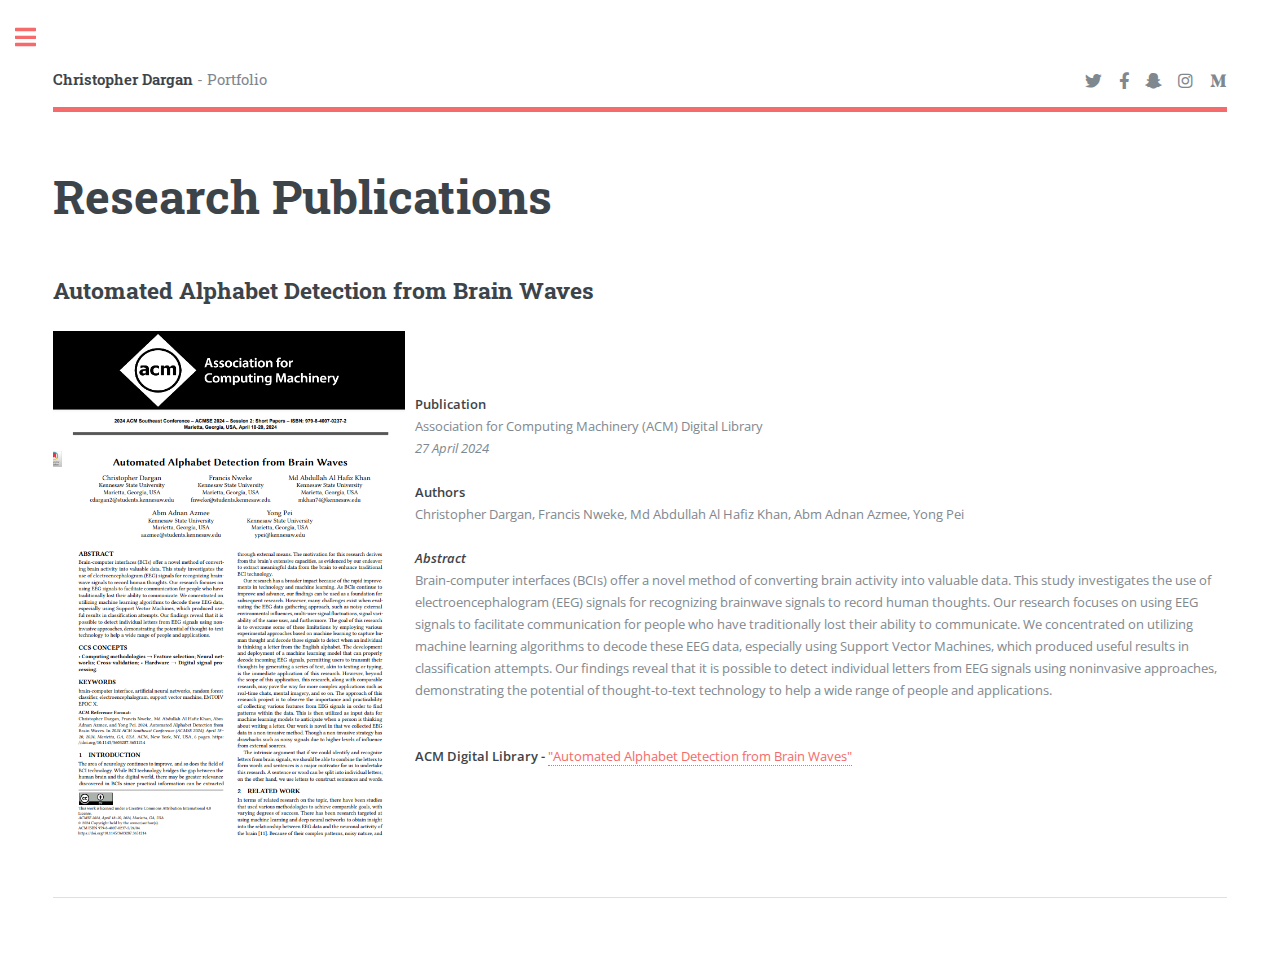
<file: research.html>
<!DOCTYPE HTML>

<html>
	<head>
		<title>Chris Dargan Portfolio</title>
		<meta charset="utf-8" />
		<meta name="viewport" content="width=device-width, initial-scale=1, user-scalable=no" />
		<link rel="stylesheet" href="assets/css/main.css" />
	</head>

	<!-- Google tag (gtag.js) -->
	<script async src="https://www.googletagmanager.com/gtag/js?id=G-WMPZGS9CKR"></script>
	<script>
	window.dataLayer = window.dataLayer || [];
	function gtag(){dataLayer.push(arguments);}
	gtag('js', new Date());

	gtag('config', 'G-WMPZGS9CKR');
	</script>

	<body class="is-preload">

		<!-- Wrapper -->
			<div id="wrapper">

				<!-- Main -->
					<div id="main">
						<div class="inner">

							<!-- Header -->
								<header id="header">
									<a href="index.html" class="logo"><strong>Christopher Dargan</strong> - Portfolio</a>
									<ul class="icons">
										<li><a href="#" class="icon brands fa-twitter"><span class="label">Twitter</span></a></li>
										<li><a href="#" class="icon brands fa-facebook-f"><span class="label">Facebook</span></a></li>
										<li><a href="#" class="icon brands fa-snapchat-ghost"><span class="label">Snapchat</span></a></li>
										<li><a href="#" class="icon brands fa-instagram"><span class="label">Instagram</span></a></li>
										<li><a href="#" class="icon brands fa-medium-m"><span class="label">Medium</span></a></li>
									</ul>
								</header>

							<!-- Content -->
								<section>
									<header class="main">
										<h1>Research Publications</h1>
									</header>

								
									<h2>Automated Alphabet Detection from Brain Waves</h2>
									<div class="paper">
										<img src="images/research-paper-preview-01.png" alt="research-paper-preview" />

										
							
										<p>
											<b>Publication</b><br>
											Association for Computing Machinery (ACM) Digital Library<br>
											<i>27 April 2024</i><br><br>

											<b>Authors</b><br>
											Christopher Dargan, Francis Nweke, Md Abdullah Al Hafiz Khan, Abm Adnan Azmee, Yong Pei<br><br>

											<b><i>Abstract</i></b><br>
											Brain-computer interfaces (BCIs) offer a novel method of converting brain activity into valuable data. This study investigates the use of electroencephalogram (EEG) signals for recognizing brainwave signals to record human thoughts. Our research focuses on using EEG signals to facilitate communication for people who have traditionally lost their ability to communicate. We concentrated on utilizing machine learning algorithms to decode these EEG data, especially using Support Vector Machines, which produced useful results in classification attempts. Our findings reveal that it is possible to detect individual letters from EEG signals using noninvasive approaches, demonstrating the potential of thought-to-text technology to help a wide range of people and applications.

											<br><br><br>
											<b>ACM Digital Library -</b>  <a href="https://dl.acm.org/doi/10.1145/3603287.3651214" target="_blank">"Automated Alphabet Detection from Brain Waves"</a>

										</p>

									</div>
									<hr class="major" />
								</section>

						</div>
					</div>

					

				<!-- Sidebar -->
				<div id="sidebar">
					<div class="inner">


						<!-- Menu -->
						<nav id="menu">
							<header class="major">
								<h2>Menu</h2>
							</header>
							<ul>
								<li><a href="index.html">Homepage</a></li>
								<li><a href="research.html">Research Publications</a></li>
								<li>
									<span class="opener">Artifical Intelligence</span>
									<ul>
										<li><a href="ai-projects.html">Modeling Optimal Shot Sequences</a></li>
										<li><a href="ai-projects.html#ai-2">Neural Network From Scratch</a></li>
										<li><a href="ai-projects.html#ai-3">8-Puzzle Solver</a></li>
									</ul>
								</li>
								<li>
									<span class="opener">Machine Vision</span>
									<ul>
										<li><a href="mv-projects.html">Pool Detection System</a></li>
										<li><a href="mv-projects.html#mv-2">Deep Learning Classification</a></li>
									</ul>
								</li>
						
								<li><a href="other-projects.html">Other Projects</a></li>
								<li><a href="documents/resume.pdf" target="_blank">View Resume</a></li>
								
							</ul>
						</nav>

						
							<section>
								<header class="major">
									<h2>Resume</h2>
								</header>
								<a href="documents/resume.pdf" class="button" target="_blank">View Resume</a>
							</section>


					</div>
				</div>

		</div>

		<!-- Scripts -->
			<script src="assets/js/jquery.min.js"></script>
			<script src="assets/js/browser.min.js"></script>
			<script src="assets/js/breakpoints.min.js"></script>
			<script src="assets/js/util.js"></script>
			<script src="assets/js/main.js"></script>

	</body>
</html>
</file>
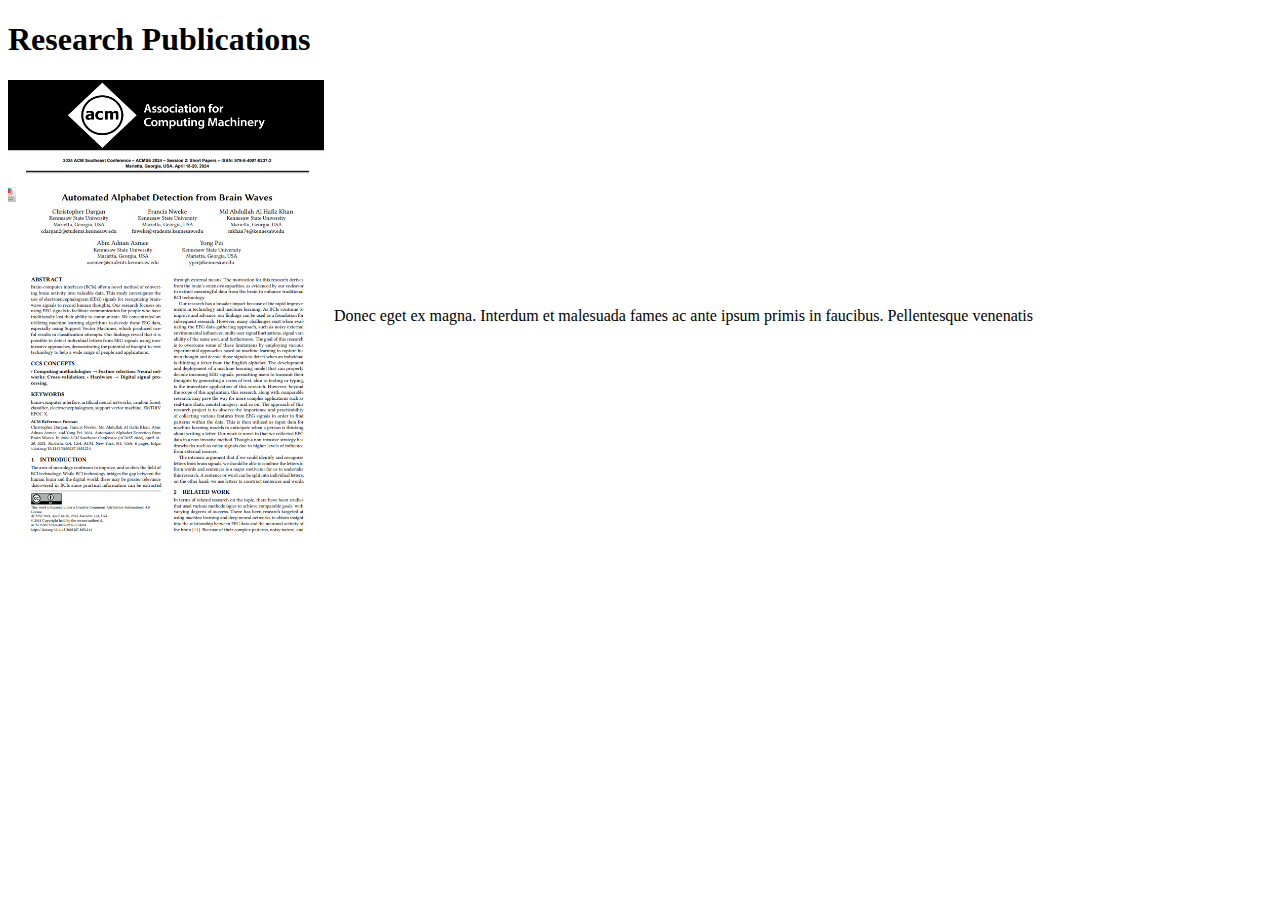
<file: test.html>
<!DOCTYPE HTML>
<html>
	<head>
		<title>Christopher Dargan</title>
		<meta charset="utf-8" />
		<meta name="viewport" content="width=device-width, initial-scale=1, user-scalable=no" />
        <link rel="stylesheet" href="assets/css/test.css" />

	</head>
	<body>

    
        <h1>Research Publications</h1>
        

    

        <div class="paper">
            <img src="images/research-paper-preview-01.png" alt="research-paper-preview" />

            <p>Donec eget ex magna. Interdum et malesuada fames ac ante ipsum primis in faucibus. Pellentesque venenatis</p>

        </div>

	</body>
</html>
</file>
<file: assets/css/test.css>
.paper {

    display: flex;
    align-items: center;
    
}

.paper img{
    width: 25%;
    height: auto;
    margin-right: 10px;
}

.paper p{
    flex: 1;
}
</file>
<file: assets/css/main.css>
@import url(fontawesome-all.min.css);
@import url("https://fonts.googleapis.com/css?family=Open+Sans:400,600,400italic,600italic|Roboto+Slab:400,700");
/*
	Editorial by HTML5 UP
	html5up.net | @ajlkn
	Free for personal and commercial use under the CCA 3.0 license (html5up.net/license)
*/
html, body, div, span, applet, object,
iframe, h1, h2, h3, h4, h5, h6, p, blockquote,
pre, a, abbr, acronym, address, big, cite,
code, del, dfn, em, img, ins, kbd, q, s, samp,
small, strike, strong, sub, sup, tt, var, b,
u, i, center, dl, dt, dd, ol, ul, li, fieldset,
form, label, legend, table, caption, tbody,
tfoot, thead, tr, th, td, article, aside,
canvas, details, embed, figure, figcaption,
footer, header, hgroup, menu, nav, output, ruby,
section, summary, time, mark, audio, video {
  margin: 0;
  padding: 0;
  border: 0;
  font-size: 100%;
  font: inherit;
  vertical-align: baseline; }

article, aside, details, figcaption, figure,
footer, header, hgroup, menu, nav, section {
  display: block; }

body {
  line-height: 1; }

ol, ul {
  list-style: none; }

blockquote, q {
  quotes: none; }
  blockquote:before, blockquote:after, q:before, q:after {
    content: '';
    content: none; }

table {
  border-collapse: collapse;
  border-spacing: 0; }

body {
  -webkit-text-size-adjust: none; }

mark {
  background-color: transparent;
  color: inherit; }

input::-moz-focus-inner {
  border: 0;
  padding: 0; }

input, select, textarea {
  -moz-appearance: none;
  -webkit-appearance: none;
  -ms-appearance: none;
  appearance: none; }

/* Basic */
@-ms-viewport {
  width: device-width; }

body {
  -ms-overflow-style: scrollbar; }

@media screen and (max-width: 480px) {
  html, body {
    min-width: 320px; } }

html {
  box-sizing: border-box; }

*, *:before, *:after {
  box-sizing: inherit; }

body {
  background: #ffffff; }
  body.is-preload *, body.is-preload *:before, body.is-preload *:after, body.is-resizing *, body.is-resizing *:before, body.is-resizing *:after {
    -moz-animation: none !important;
    -webkit-animation: none !important;
    -ms-animation: none !important;
    animation: none !important;
    -moz-transition: none !important;
    -webkit-transition: none !important;
    -ms-transition: none !important;
    transition: none !important; }

/* Type */
body, input, select, textarea {
  color: #7f888f;
  font-family: "Open Sans", sans-serif;
  font-size: 13pt;
  font-weight: 400;
  line-height: 1.65; }
  @media screen and (max-width: 1680px) {
    body, input, select, textarea {
      font-size: 11pt; } }
  @media screen and (max-width: 1280px) {
    body, input, select, textarea {
      font-size: 10pt; } }
  @media screen and (max-width: 360px) {
    body, input, select, textarea {
      font-size: 9pt; } }

a {
  -moz-transition: color 0.2s ease-in-out, border-bottom-color 0.2s ease-in-out;
  -webkit-transition: color 0.2s ease-in-out, border-bottom-color 0.2s ease-in-out;
  -ms-transition: color 0.2s ease-in-out, border-bottom-color 0.2s ease-in-out;
  transition: color 0.2s ease-in-out, border-bottom-color 0.2s ease-in-out;
  border-bottom: dotted 1px;
  color: #f56a6a;
  text-decoration: none; }
  a:hover {
    border-bottom-color: #f56a6a;
    color: #f56a6a !important; }
    a:hover strong {
      color: inherit; }

strong, b {
  color: #3d4449;
  font-weight: 600; }

em, i {
  font-style: italic; }

p {
  margin: 0 0 2em 0; }

h1, h2, h3, h4, h5, h6 {
  color: #3d4449;
  font-family: "Roboto Slab", serif;
  font-weight: 700;
  line-height: 1.5;
  margin: 0 0 1em 0; }
  h1 a, h2 a, h3 a, h4 a, h5 a, h6 a {
    color: inherit;
    text-decoration: none;
    border-bottom: 0; }

h1 {
  font-size: 4em;
  margin: 0 0 0.5em 0;
  line-height: 1.3; }

h2 {
  font-size: 1.75em; }

h3 {
  font-size: 1.25em; }

h4 {
  font-size: 1.1em; }

h5 {
  font-size: 0.9em; }

h6 {
  font-size: 0.7em; }

@media screen and (max-width: 1680px) {
  h1 {
    font-size: 3.5em; } }

@media screen and (max-width: 980px) {
  h1 {
    font-size: 3.25em; } }

@media screen and (max-width: 736px) {
  h1 {
    font-size: 2em;
    line-height: 1.4; }
  h2 {
    font-size: 1.5em; } }

sub {
  font-size: 0.8em;
  position: relative;
  top: 0.5em; }

sup {
  font-size: 0.8em;
  position: relative;
  top: -0.5em; }

blockquote {
  border-left: solid 3px rgba(210, 215, 217, 0.75);
  font-style: italic;
  margin: 0 0 2em 0;
  padding: 0.5em 0 0.5em 2em; }

code {
  background: rgba(230, 235, 237, 0.25);
  border-radius: 0.375em;
  border: solid 1px rgba(210, 215, 217, 0.75);
  font-family: "Courier New", monospace;
  font-size: 0.9em;
  margin: 0 0.25em;
  padding: 0.25em 0.65em; }

pre {
  -webkit-overflow-scrolling: touch;
  font-family: "Courier New", monospace;
  font-size: 0.9em;
  margin: 0 0 2em 0; }
  pre code {
    display: block;
    line-height: 1.75;
    padding: 1em 1.5em;
    overflow-x: auto; }

hr {
  border: 0;
  border-bottom: solid 1px rgba(210, 215, 217, 0.75);
  margin: 2em 0; }
  hr.major {
    margin: 3em 0; }

.align-left {
  text-align: left; }

.align-center {
  text-align: center; }

.align-right {
  text-align: right; }

/* Row */
.row {
  display: flex;
  flex-wrap: wrap;
  box-sizing: border-box;
  align-items: stretch; }
  .row > * {
    box-sizing: border-box; }
  .row.gtr-uniform > * > :last-child {
    margin-bottom: 0; }
  .row.aln-left {
    justify-content: flex-start; }
  .row.aln-center {
    justify-content: center; }
  .row.aln-right {
    justify-content: flex-end; }
  .row.aln-top {
    align-items: flex-start; }
  .row.aln-middle {
    align-items: center; }
  .row.aln-bottom {
    align-items: flex-end; }
  .row > .imp {
    order: -1; }
  .row > .col-1 {
    width: 8.33333%; }
  .row > .off-1 {
    margin-left: 8.33333%; }
  .row > .col-2 {
    width: 16.66667%; }
  .row > .off-2 {
    margin-left: 16.66667%; }
  .row > .col-3 {
    width: 25%; }
  .row > .off-3 {
    margin-left: 25%; }
  .row > .col-4 {
    width: 33.33333%; }
  .row > .off-4 {
    margin-left: 33.33333%; }
  .row > .col-5 {
    width: 41.66667%; }
  .row > .off-5 {
    margin-left: 41.66667%; }
  .row > .col-6 {
    width: 50%; }
  .row > .off-6 {
    margin-left: 50%; }
  .row > .col-7 {
    width: 58.33333%; }
  .row > .off-7 {
    margin-left: 58.33333%; }
  .row > .col-8 {
    width: 66.66667%; }
  .row > .off-8 {
    margin-left: 66.66667%; }
  .row > .col-9 {
    width: 75%; }
  .row > .off-9 {
    margin-left: 75%; }
  .row > .col-10 {
    width: 83.33333%; }
  .row > .off-10 {
    margin-left: 83.33333%; }
  .row > .col-11 {
    width: 91.66667%; }
  .row > .off-11 {
    margin-left: 91.66667%; }
  .row > .col-12 {
    width: 100%; }
  .row > .off-12 {
    margin-left: 100%; }
  .row.gtr-0 {
    margin-top: 0;
    margin-left: 0em; }
    .row.gtr-0 > * {
      padding: 0 0 0 0em; }
    .row.gtr-0.gtr-uniform {
      margin-top: 0em; }
      .row.gtr-0.gtr-uniform > * {
        padding-top: 0em; }
  .row.gtr-25 {
    margin-top: 0;
    margin-left: -0.375em; }
    .row.gtr-25 > * {
      padding: 0 0 0 0.375em; }
    .row.gtr-25.gtr-uniform {
      margin-top: -0.375em; }
      .row.gtr-25.gtr-uniform > * {
        padding-top: 0.375em; }
  .row.gtr-50 {
    margin-top: 0;
    margin-left: -0.75em; }
    .row.gtr-50 > * {
      padding: 0 0 0 0.75em; }
    .row.gtr-50.gtr-uniform {
      margin-top: -0.75em; }
      .row.gtr-50.gtr-uniform > * {
        padding-top: 0.75em; }
  .row {
    margin-top: 0;
    margin-left: -1.5em; }
    .row > * {
      padding: 0 0 0 1.5em; }
    .row.gtr-uniform {
      margin-top: -1.5em; }
      .row.gtr-uniform > * {
        padding-top: 1.5em; }
  .row.gtr-150 {
    margin-top: 0;
    margin-left: -2.25em; }
    .row.gtr-150 > * {
      padding: 0 0 0 2.25em; }
    .row.gtr-150.gtr-uniform {
      margin-top: -2.25em; }
      .row.gtr-150.gtr-uniform > * {
        padding-top: 2.25em; }
  .row.gtr-200 {
    margin-top: 0;
    margin-left: -3em; }
    .row.gtr-200 > * {
      padding: 0 0 0 3em; }
    .row.gtr-200.gtr-uniform {
      margin-top: -3em; }
      .row.gtr-200.gtr-uniform > * {
        padding-top: 3em; }
  @media screen and (max-width: 1680px) {
    .row {
      display: flex;
      flex-wrap: wrap;
      box-sizing: border-box;
      align-items: stretch; }
      .row > * {
        box-sizing: border-box; }
      .row.gtr-uniform > * > :last-child {
        margin-bottom: 0; }
      .row.aln-left {
        justify-content: flex-start; }
      .row.aln-center {
        justify-content: center; }
      .row.aln-right {
        justify-content: flex-end; }
      .row.aln-top {
        align-items: flex-start; }
      .row.aln-middle {
        align-items: center; }
      .row.aln-bottom {
        align-items: flex-end; }
      .row > .imp-xlarge {
        order: -1; }
      .row > .col-1-xlarge {
        width: 8.33333%; }
      .row > .off-1-xlarge {
        margin-left: 8.33333%; }
      .row > .col-2-xlarge {
        width: 16.66667%; }
      .row > .off-2-xlarge {
        margin-left: 16.66667%; }
      .row > .col-3-xlarge {
        width: 25%; }
      .row > .off-3-xlarge {
        margin-left: 25%; }
      .row > .col-4-xlarge {
        width: 33.33333%; }
      .row > .off-4-xlarge {
        margin-left: 33.33333%; }
      .row > .col-5-xlarge {
        width: 41.66667%; }
      .row > .off-5-xlarge {
        margin-left: 41.66667%; }
      .row > .col-6-xlarge {
        width: 50%; }
      .row > .off-6-xlarge {
        margin-left: 50%; }
      .row > .col-7-xlarge {
        width: 58.33333%; }
      .row > .off-7-xlarge {
        margin-left: 58.33333%; }
      .row > .col-8-xlarge {
        width: 66.66667%; }
      .row > .off-8-xlarge {
        margin-left: 66.66667%; }
      .row > .col-9-xlarge {
        width: 75%; }
      .row > .off-9-xlarge {
        margin-left: 75%; }
      .row > .col-10-xlarge {
        width: 83.33333%; }
      .row > .off-10-xlarge {
        margin-left: 83.33333%; }
      .row > .col-11-xlarge {
        width: 91.66667%; }
      .row > .off-11-xlarge {
        margin-left: 91.66667%; }
      .row > .col-12-xlarge {
        width: 100%; }
      .row > .off-12-xlarge {
        margin-left: 100%; }
      .row.gtr-0 {
        margin-top: 0;
        margin-left: 0em; }
        .row.gtr-0 > * {
          padding: 0 0 0 0em; }
        .row.gtr-0.gtr-uniform {
          margin-top: 0em; }
          .row.gtr-0.gtr-uniform > * {
            padding-top: 0em; }
      .row.gtr-25 {
        margin-top: 0;
        margin-left: -0.375em; }
        .row.gtr-25 > * {
          padding: 0 0 0 0.375em; }
        .row.gtr-25.gtr-uniform {
          margin-top: -0.375em; }
          .row.gtr-25.gtr-uniform > * {
            padding-top: 0.375em; }
      .row.gtr-50 {
        margin-top: 0;
        margin-left: -0.75em; }
        .row.gtr-50 > * {
          padding: 0 0 0 0.75em; }
        .row.gtr-50.gtr-uniform {
          margin-top: -0.75em; }
          .row.gtr-50.gtr-uniform > * {
            padding-top: 0.75em; }
      .row {
        margin-top: 0;
        margin-left: -1.5em; }
        .row > * {
          padding: 0 0 0 1.5em; }
        .row.gtr-uniform {
          margin-top: -1.5em; }
          .row.gtr-uniform > * {
            padding-top: 1.5em; }
      .row.gtr-150 {
        margin-top: 0;
        margin-left: -2.25em; }
        .row.gtr-150 > * {
          padding: 0 0 0 2.25em; }
        .row.gtr-150.gtr-uniform {
          margin-top: -2.25em; }
          .row.gtr-150.gtr-uniform > * {
            padding-top: 2.25em; }
      .row.gtr-200 {
        margin-top: 0;
        margin-left: -3em; }
        .row.gtr-200 > * {
          padding: 0 0 0 3em; }
        .row.gtr-200.gtr-uniform {
          margin-top: -3em; }
          .row.gtr-200.gtr-uniform > * {
            padding-top: 3em; } }
  @media screen and (max-width: 1280px) {
    .row {
      display: flex;
      flex-wrap: wrap;
      box-sizing: border-box;
      align-items: stretch; }
      .row > * {
        box-sizing: border-box; }
      .row.gtr-uniform > * > :last-child {
        margin-bottom: 0; }
      .row.aln-left {
        justify-content: flex-start; }
      .row.aln-center {
        justify-content: center; }
      .row.aln-right {
        justify-content: flex-end; }
      .row.aln-top {
        align-items: flex-start; }
      .row.aln-middle {
        align-items: center; }
      .row.aln-bottom {
        align-items: flex-end; }
      .row > .imp-large {
        order: -1; }
      .row > .col-1-large {
        width: 8.33333%; }
      .row > .off-1-large {
        margin-left: 8.33333%; }
      .row > .col-2-large {
        width: 16.66667%; }
      .row > .off-2-large {
        margin-left: 16.66667%; }
      .row > .col-3-large {
        width: 25%; }
      .row > .off-3-large {
        margin-left: 25%; }
      .row > .col-4-large {
        width: 33.33333%; }
      .row > .off-4-large {
        margin-left: 33.33333%; }
      .row > .col-5-large {
        width: 41.66667%; }
      .row > .off-5-large {
        margin-left: 41.66667%; }
      .row > .col-6-large {
        width: 50%; }
      .row > .off-6-large {
        margin-left: 50%; }
      .row > .col-7-large {
        width: 58.33333%; }
      .row > .off-7-large {
        margin-left: 58.33333%; }
      .row > .col-8-large {
        width: 66.66667%; }
      .row > .off-8-large {
        margin-left: 66.66667%; }
      .row > .col-9-large {
        width: 75%; }
      .row > .off-9-large {
        margin-left: 75%; }
      .row > .col-10-large {
        width: 83.33333%; }
      .row > .off-10-large {
        margin-left: 83.33333%; }
      .row > .col-11-large {
        width: 91.66667%; }
      .row > .off-11-large {
        margin-left: 91.66667%; }
      .row > .col-12-large {
        width: 100%; }
      .row > .off-12-large {
        margin-left: 100%; }
      .row.gtr-0 {
        margin-top: 0;
        margin-left: 0em; }
        .row.gtr-0 > * {
          padding: 0 0 0 0em; }
        .row.gtr-0.gtr-uniform {
          margin-top: 0em; }
          .row.gtr-0.gtr-uniform > * {
            padding-top: 0em; }
      .row.gtr-25 {
        margin-top: 0;
        margin-left: -0.375em; }
        .row.gtr-25 > * {
          padding: 0 0 0 0.375em; }
        .row.gtr-25.gtr-uniform {
          margin-top: -0.375em; }
          .row.gtr-25.gtr-uniform > * {
            padding-top: 0.375em; }
      .row.gtr-50 {
        margin-top: 0;
        margin-left: -0.75em; }
        .row.gtr-50 > * {
          padding: 0 0 0 0.75em; }
        .row.gtr-50.gtr-uniform {
          margin-top: -0.75em; }
          .row.gtr-50.gtr-uniform > * {
            padding-top: 0.75em; }
      .row {
        margin-top: 0;
        margin-left: -1.5em; }
        .row > * {
          padding: 0 0 0 1.5em; }
        .row.gtr-uniform {
          margin-top: -1.5em; }
          .row.gtr-uniform > * {
            padding-top: 1.5em; }
      .row.gtr-150 {
        margin-top: 0;
        margin-left: -2.25em; }
        .row.gtr-150 > * {
          padding: 0 0 0 2.25em; }
        .row.gtr-150.gtr-uniform {
          margin-top: -2.25em; }
          .row.gtr-150.gtr-uniform > * {
            padding-top: 2.25em; }
      .row.gtr-200 {
        margin-top: 0;
        margin-left: -3em; }
        .row.gtr-200 > * {
          padding: 0 0 0 3em; }
        .row.gtr-200.gtr-uniform {
          margin-top: -3em; }
          .row.gtr-200.gtr-uniform > * {
            padding-top: 3em; } }
  @media screen and (max-width: 980px) {
    .row {
      display: flex;
      flex-wrap: wrap;
      box-sizing: border-box;
      align-items: stretch; }
      .row > * {
        box-sizing: border-box; }
      .row.gtr-uniform > * > :last-child {
        margin-bottom: 0; }
      .row.aln-left {
        justify-content: flex-start; }
      .row.aln-center {
        justify-content: center; }
      .row.aln-right {
        justify-content: flex-end; }
      .row.aln-top {
        align-items: flex-start; }
      .row.aln-middle {
        align-items: center; }
      .row.aln-bottom {
        align-items: flex-end; }
      .row > .imp-medium {
        order: -1; }
      .row > .col-1-medium {
        width: 8.33333%; }
      .row > .off-1-medium {
        margin-left: 8.33333%; }
      .row > .col-2-medium {
        width: 16.66667%; }
      .row > .off-2-medium {
        margin-left: 16.66667%; }
      .row > .col-3-medium {
        width: 25%; }
      .row > .off-3-medium {
        margin-left: 25%; }
      .row > .col-4-medium {
        width: 33.33333%; }
      .row > .off-4-medium {
        margin-left: 33.33333%; }
      .row > .col-5-medium {
        width: 41.66667%; }
      .row > .off-5-medium {
        margin-left: 41.66667%; }
      .row > .col-6-medium {
        width: 50%; }
      .row > .off-6-medium {
        margin-left: 50%; }
      .row > .col-7-medium {
        width: 58.33333%; }
      .row > .off-7-medium {
        margin-left: 58.33333%; }
      .row > .col-8-medium {
        width: 66.66667%; }
      .row > .off-8-medium {
        margin-left: 66.66667%; }
      .row > .col-9-medium {
        width: 75%; }
      .row > .off-9-medium {
        margin-left: 75%; }
      .row > .col-10-medium {
        width: 83.33333%; }
      .row > .off-10-medium {
        margin-left: 83.33333%; }
      .row > .col-11-medium {
        width: 91.66667%; }
      .row > .off-11-medium {
        margin-left: 91.66667%; }
      .row > .col-12-medium {
        width: 100%; }
      .row > .off-12-medium {
        margin-left: 100%; }
      .row.gtr-0 {
        margin-top: 0;
        margin-left: 0em; }
        .row.gtr-0 > * {
          padding: 0 0 0 0em; }
        .row.gtr-0.gtr-uniform {
          margin-top: 0em; }
          .row.gtr-0.gtr-uniform > * {
            padding-top: 0em; }
      .row.gtr-25 {
        margin-top: 0;
        margin-left: -0.375em; }
        .row.gtr-25 > * {
          padding: 0 0 0 0.375em; }
        .row.gtr-25.gtr-uniform {
          margin-top: -0.375em; }
          .row.gtr-25.gtr-uniform > * {
            padding-top: 0.375em; }
      .row.gtr-50 {
        margin-top: 0;
        margin-left: -0.75em; }
        .row.gtr-50 > * {
          padding: 0 0 0 0.75em; }
        .row.gtr-50.gtr-uniform {
          margin-top: -0.75em; }
          .row.gtr-50.gtr-uniform > * {
            padding-top: 0.75em; }
      .row {
        margin-top: 0;
        margin-left: -1.5em; }
        .row > * {
          padding: 0 0 0 1.5em; }
        .row.gtr-uniform {
          margin-top: -1.5em; }
          .row.gtr-uniform > * {
            padding-top: 1.5em; }
      .row.gtr-150 {
        margin-top: 0;
        margin-left: -2.25em; }
        .row.gtr-150 > * {
          padding: 0 0 0 2.25em; }
        .row.gtr-150.gtr-uniform {
          margin-top: -2.25em; }
          .row.gtr-150.gtr-uniform > * {
            padding-top: 2.25em; }
      .row.gtr-200 {
        margin-top: 0;
        margin-left: -3em; }
        .row.gtr-200 > * {
          padding: 0 0 0 3em; }
        .row.gtr-200.gtr-uniform {
          margin-top: -3em; }
          .row.gtr-200.gtr-uniform > * {
            padding-top: 3em; } }
  @media screen and (max-width: 736px) {
    .row {
      display: flex;
      flex-wrap: wrap;
      box-sizing: border-box;
      align-items: stretch; }
      .row > * {
        box-sizing: border-box; }
      .row.gtr-uniform > * > :last-child {
        margin-bottom: 0; }
      .row.aln-left {
        justify-content: flex-start; }
      .row.aln-center {
        justify-content: center; }
      .row.aln-right {
        justify-content: flex-end; }
      .row.aln-top {
        align-items: flex-start; }
      .row.aln-middle {
        align-items: center; }
      .row.aln-bottom {
        align-items: flex-end; }
      .row > .imp-small {
        order: -1; }
      .row > .col-1-small {
        width: 8.33333%; }
      .row > .off-1-small {
        margin-left: 8.33333%; }
      .row > .col-2-small {
        width: 16.66667%; }
      .row > .off-2-small {
        margin-left: 16.66667%; }
      .row > .col-3-small {
        width: 25%; }
      .row > .off-3-small {
        margin-left: 25%; }
      .row > .col-4-small {
        width: 33.33333%; }
      .row > .off-4-small {
        margin-left: 33.33333%; }
      .row > .col-5-small {
        width: 41.66667%; }
      .row > .off-5-small {
        margin-left: 41.66667%; }
      .row > .col-6-small {
        width: 50%; }
      .row > .off-6-small {
        margin-left: 50%; }
      .row > .col-7-small {
        width: 58.33333%; }
      .row > .off-7-small {
        margin-left: 58.33333%; }
      .row > .col-8-small {
        width: 66.66667%; }
      .row > .off-8-small {
        margin-left: 66.66667%; }
      .row > .col-9-small {
        width: 75%; }
      .row > .off-9-small {
        margin-left: 75%; }
      .row > .col-10-small {
        width: 83.33333%; }
      .row > .off-10-small {
        margin-left: 83.33333%; }
      .row > .col-11-small {
        width: 91.66667%; }
      .row > .off-11-small {
        margin-left: 91.66667%; }
      .row > .col-12-small {
        width: 100%; }
      .row > .off-12-small {
        margin-left: 100%; }
      .row.gtr-0 {
        margin-top: 0;
        margin-left: 0em; }
        .row.gtr-0 > * {
          padding: 0 0 0 0em; }
        .row.gtr-0.gtr-uniform {
          margin-top: 0em; }
          .row.gtr-0.gtr-uniform > * {
            padding-top: 0em; }
      .row.gtr-25 {
        margin-top: 0;
        margin-left: -0.375em; }
        .row.gtr-25 > * {
          padding: 0 0 0 0.375em; }
        .row.gtr-25.gtr-uniform {
          margin-top: -0.375em; }
          .row.gtr-25.gtr-uniform > * {
            padding-top: 0.375em; }
      .row.gtr-50 {
        margin-top: 0;
        margin-left: -0.75em; }
        .row.gtr-50 > * {
          padding: 0 0 0 0.75em; }
        .row.gtr-50.gtr-uniform {
          margin-top: -0.75em; }
          .row.gtr-50.gtr-uniform > * {
            padding-top: 0.75em; }
      .row {
        margin-top: 0;
        margin-left: -1.5em; }
        .row > * {
          padding: 0 0 0 1.5em; }
        .row.gtr-uniform {
          margin-top: -1.5em; }
          .row.gtr-uniform > * {
            padding-top: 1.5em; }
      .row.gtr-150 {
        margin-top: 0;
        margin-left: -2.25em; }
        .row.gtr-150 > * {
          padding: 0 0 0 2.25em; }
        .row.gtr-150.gtr-uniform {
          margin-top: -2.25em; }
          .row.gtr-150.gtr-uniform > * {
            padding-top: 2.25em; }
      .row.gtr-200 {
        margin-top: 0;
        margin-left: -3em; }
        .row.gtr-200 > * {
          padding: 0 0 0 3em; }
        .row.gtr-200.gtr-uniform {
          margin-top: -3em; }
          .row.gtr-200.gtr-uniform > * {
            padding-top: 3em; } }
  @media screen and (max-width: 480px) {
    .row {
      display: flex;
      flex-wrap: wrap;
      box-sizing: border-box;
      align-items: stretch; }
      .row > * {
        box-sizing: border-box; }
      .row.gtr-uniform > * > :last-child {
        margin-bottom: 0; }
      .row.aln-left {
        justify-content: flex-start; }
      .row.aln-center {
        justify-content: center; }
      .row.aln-right {
        justify-content: flex-end; }
      .row.aln-top {
        align-items: flex-start; }
      .row.aln-middle {
        align-items: center; }
      .row.aln-bottom {
        align-items: flex-end; }
      .row > .imp-xsmall {
        order: -1; }
      .row > .col-1-xsmall {
        width: 8.33333%; }
      .row > .off-1-xsmall {
        margin-left: 8.33333%; }
      .row > .col-2-xsmall {
        width: 16.66667%; }
      .row > .off-2-xsmall {
        margin-left: 16.66667%; }
      .row > .col-3-xsmall {
        width: 25%; }
      .row > .off-3-xsmall {
        margin-left: 25%; }
      .row > .col-4-xsmall {
        width: 33.33333%; }
      .row > .off-4-xsmall {
        margin-left: 33.33333%; }
      .row > .col-5-xsmall {
        width: 41.66667%; }
      .row > .off-5-xsmall {
        margin-left: 41.66667%; }
      .row > .col-6-xsmall {
        width: 50%; }
      .row > .off-6-xsmall {
        margin-left: 50%; }
      .row > .col-7-xsmall {
        width: 58.33333%; }
      .row > .off-7-xsmall {
        margin-left: 58.33333%; }
      .row > .col-8-xsmall {
        width: 66.66667%; }
      .row > .off-8-xsmall {
        margin-left: 66.66667%; }
      .row > .col-9-xsmall {
        width: 75%; }
      .row > .off-9-xsmall {
        margin-left: 75%; }
      .row > .col-10-xsmall {
        width: 83.33333%; }
      .row > .off-10-xsmall {
        margin-left: 83.33333%; }
      .row > .col-11-xsmall {
        width: 91.66667%; }
      .row > .off-11-xsmall {
        margin-left: 91.66667%; }
      .row > .col-12-xsmall {
        width: 100%; }
      .row > .off-12-xsmall {
        margin-left: 100%; }
      .row.gtr-0 {
        margin-top: 0;
        margin-left: 0em; }
        .row.gtr-0 > * {
          padding: 0 0 0 0em; }
        .row.gtr-0.gtr-uniform {
          margin-top: 0em; }
          .row.gtr-0.gtr-uniform > * {
            padding-top: 0em; }
      .row.gtr-25 {
        margin-top: 0;
        margin-left: -0.375em; }
        .row.gtr-25 > * {
          padding: 0 0 0 0.375em; }
        .row.gtr-25.gtr-uniform {
          margin-top: -0.375em; }
          .row.gtr-25.gtr-uniform > * {
            padding-top: 0.375em; }
      .row.gtr-50 {
        margin-top: 0;
        margin-left: -0.75em; }
        .row.gtr-50 > * {
          padding: 0 0 0 0.75em; }
        .row.gtr-50.gtr-uniform {
          margin-top: -0.75em; }
          .row.gtr-50.gtr-uniform > * {
            padding-top: 0.75em; }
      .row {
        margin-top: 0;
        margin-left: -1.5em; }
        .row > * {
          padding: 0 0 0 1.5em; }
        .row.gtr-uniform {
          margin-top: -1.5em; }
          .row.gtr-uniform > * {
            padding-top: 1.5em; }
      .row.gtr-150 {
        margin-top: 0;
        margin-left: -2.25em; }
        .row.gtr-150 > * {
          padding: 0 0 0 2.25em; }
        .row.gtr-150.gtr-uniform {
          margin-top: -2.25em; }
          .row.gtr-150.gtr-uniform > * {
            padding-top: 2.25em; }
      .row.gtr-200 {
        margin-top: 0;
        margin-left: -3em; }
        .row.gtr-200 > * {
          padding: 0 0 0 3em; }
        .row.gtr-200.gtr-uniform {
          margin-top: -3em; }
          .row.gtr-200.gtr-uniform > * {
            padding-top: 3em; } }

/* Section/Article */
section.special, article.special {
  text-align: center; }

header p {
  font-family: "Roboto Slab", serif;
  font-size: 1em;
  font-weight: 400;
  letter-spacing: 0.075em;
  margin-top: -0.5em;
  text-transform: uppercase; }

header.major > :last-child {
  border-bottom: solid 3px #f56a6a;
  display: inline-block;
  margin: 0 0 2em 0;
  padding: 0 0.75em 0.5em 0; }

header.main > :last-child {
  margin: 0 0 1em 0; }

/* Form */
form {
  margin: 0 0 2em 0; }

label {
  color: #3d4449;
  display: block;
  font-size: 0.9em;
  font-weight: 600;
  margin: 0 0 1em 0; }

input[type="text"],
input[type="password"],
input[type="email"],
input[type="tel"],
input[type="search"],
input[type="url"],
select,
textarea {
  -moz-appearance: none;
  -webkit-appearance: none;
  -ms-appearance: none;
  appearance: none;
  background: #ffffff;
  border-radius: 0.375em;
  border: none;
  border: solid 1px rgba(210, 215, 217, 0.75);
  color: inherit;
  display: block;
  outline: 0;
  padding: 0 1em;
  text-decoration: none;
  width: 100%; }
  input[type="text"]:invalid,
  input[type="password"]:invalid,
  input[type="email"]:invalid,
  input[type="tel"]:invalid,
  input[type="search"]:invalid,
  input[type="url"]:invalid,
  select:invalid,
  textarea:invalid {
    box-shadow: none; }
  input[type="text"]:focus,
  input[type="password"]:focus,
  input[type="email"]:focus,
  input[type="tel"]:focus,
  input[type="search"]:focus,
  input[type="url"]:focus,
  select:focus,
  textarea:focus {
    border-color: #f56a6a;
    box-shadow: 0 0 0 1px #f56a6a; }

select {
  background-image: url("data:image/svg+xml;charset=utf8,%3Csvg xmlns='http://www.w3.org/2000/svg' width='40' height='40' preserveAspectRatio='none' viewBox='0 0 40 40'%3E%3Cpath d='M9.4,12.3l10.4,10.4l10.4-10.4c0.2-0.2,0.5-0.4,0.9-0.4c0.3,0,0.6,0.1,0.9,0.4l3.3,3.3c0.2,0.2,0.4,0.5,0.4,0.9 c0,0.4-0.1,0.6-0.4,0.9L20.7,31.9c-0.2,0.2-0.5,0.4-0.9,0.4c-0.3,0-0.6-0.1-0.9-0.4L4.3,17.3c-0.2-0.2-0.4-0.5-0.4-0.9 c0-0.4,0.1-0.6,0.4-0.9l3.3-3.3c0.2-0.2,0.5-0.4,0.9-0.4S9.1,12.1,9.4,12.3z' fill='rgba(210, 215, 217, 0.75)' /%3E%3C/svg%3E");
  background-size: 1.25em;
  background-repeat: no-repeat;
  background-position: calc(100% - 1em) center;
  height: 2.75em;
  padding-right: 2.75em;
  text-overflow: ellipsis; }
  select option {
    color: #3d4449;
    background: #ffffff; }
  select:focus::-ms-value {
    background-color: transparent; }
  select::-ms-expand {
    display: none; }

input[type="text"],
input[type="password"],
input[type="email"],
input[type="tel"],
input[type="search"],
input[type="url"],
select {
  height: 2.75em; }

textarea {
  padding: 0.75em 1em; }

input[type="checkbox"],
input[type="radio"] {
  -moz-appearance: none;
  -webkit-appearance: none;
  -ms-appearance: none;
  appearance: none;
  display: block;
  float: left;
  margin-right: -2em;
  opacity: 0;
  width: 1em;
  z-index: -1; }
  input[type="checkbox"] + label,
  input[type="radio"] + label {
    text-decoration: none;
    color: #7f888f;
    cursor: pointer;
    display: inline-block;
    font-size: 1em;
    font-weight: 400;
    padding-left: 2.4em;
    padding-right: 0.75em;
    position: relative; }
    input[type="checkbox"] + label:before,
    input[type="radio"] + label:before {
      -moz-osx-font-smoothing: grayscale;
      -webkit-font-smoothing: antialiased;
      display: inline-block;
      font-style: normal;
      font-variant: normal;
      text-rendering: auto;
      line-height: 1;
      text-transform: none !important;
      font-family: 'Font Awesome 5 Free';
      font-weight: 900; }
    input[type="checkbox"] + label:before,
    input[type="radio"] + label:before {
      background: #ffffff;
      border-radius: 0.375em;
      border: solid 1px rgba(210, 215, 217, 0.75);
      content: '';
      display: inline-block;
      font-size: 0.8em;
      height: 2.0625em;
      left: 0;
      line-height: 2.0625em;
      position: absolute;
      text-align: center;
      top: 0;
      width: 2.0625em; }
  input[type="checkbox"]:checked + label:before,
  input[type="radio"]:checked + label:before {
    background: #3d4449;
    border-color: #3d4449;
    color: #ffffff;
    content: '\f00c'; }
  input[type="checkbox"]:focus + label:before,
  input[type="radio"]:focus + label:before {
    border-color: #f56a6a;
    box-shadow: 0 0 0 1px #f56a6a; }

input[type="checkbox"] + label:before {
  border-radius: 0.375em; }

input[type="radio"] + label:before {
  border-radius: 100%; }

::-webkit-input-placeholder {
  color: #9fa3a6 !important;
  opacity: 1.0; }

:-moz-placeholder {
  color: #9fa3a6 !important;
  opacity: 1.0; }

::-moz-placeholder {
  color: #9fa3a6 !important;
  opacity: 1.0; }

:-ms-input-placeholder {
  color: #9fa3a6 !important;
  opacity: 1.0; }

/* Box */
.box {
  border-radius: 0.375em;
  border: solid 1px rgba(210, 215, 217, 0.75);
  margin-bottom: 2em;
  padding: 1.5em; }
  .box > :last-child,
  .box > :last-child > :last-child,
  .box > :last-child > :last-child > :last-child {
    margin-bottom: 0; }
  .box.alt {
    border: 0;
    border-radius: 0;
    padding: 0; }

/* Icon */
.icon {
  text-decoration: none;
  border-bottom: none;
  position: relative; }
  .icon:before {
    -moz-osx-font-smoothing: grayscale;
    -webkit-font-smoothing: antialiased;
    display: inline-block;
    font-style: normal;
    font-variant: normal;
    text-rendering: auto;
    line-height: 1;
    text-transform: none !important;
    font-family: 'Font Awesome 5 Free';
    font-weight: 400; }
  .icon > .label {
    display: none; }
  .icon:before {
    line-height: inherit; }
  .icon.solid:before {
    font-weight: 900; }
  .icon.brands:before {
    font-family: 'Font Awesome 5 Brands'; }

/* Image */
.image {
  border-radius: 0.375em;
  border: 0;
  display: inline-block;
  position: relative; }
  .image img {
    border-radius: 0.375em;
    display: block; }
  .image.left, .image.right {
    max-width: 40%; }
    .image.left img, .image.right img {
      width: 100%; }
  .image.left {
    float: left;
    padding: 0 1.5em 1em 0;
    top: 0.25em; }
  .image.right {
    float: right;
    padding: 0 0 1em 1.5em;
    top: 0.25em; }
  .image.fit {
    display: block;
    margin: 0 0 2em 0;
    width: 100%; }
    .image.fit img {
      width: 100%; }
  .image.main {
    display: block;
    margin: 0 0 3em 0;
    width: 50%; }
    .image.main img {
      width: 100%; }


a.image {
  overflow: hidden; }
  a.image img {
    -moz-transition: -moz-transform 0.2s ease;
    -webkit-transition: -webkit-transform 0.2s ease;
    -ms-transition: -ms-transform 0.2s ease;
    transition: transform 0.2s ease; }
  a.image:hover img {
    -moz-transform: scale(1.075);
    -webkit-transform: scale(1.075);
    -ms-transform: scale(1.075);
    transform: scale(1.075); }


.paper {
  display: flex;
  align-items: center;
}

.paper img{
  width: 30%;
  height: auto;
  margin-right: 10px;
}

.paper p{
  flex: 1;
}




/* List */
ol {
  list-style: decimal;
  margin: 0 0 2em 0;
  padding-left: 1.25em; }
  ol li {
    padding-left: 0.25em; }

ul {
  list-style: disc;
  margin: 0 0 2em 0;
  padding-left: 1em; }
  ul li {
    padding-left: 0.5em; }
  ul.alt {
    list-style: none;
    padding-left: 0; }
    ul.alt li {
      border-top: solid 1px rgba(210, 215, 217, 0.75);
      padding: 0.5em 0; }
      ul.alt li:first-child {
        border-top: 0;
        padding-top: 0; }

dl {
  margin: 0 0 2em 0; }
  dl dt {
    display: block;
    font-weight: 600;
    margin: 0 0 1em 0; }
  dl dd {
    margin-left: 2em; }

/* Actions */
ul.actions {
  display: -moz-flex;
  display: -webkit-flex;
  display: -ms-flex;
  display: flex;
  cursor: default;
  list-style: none;
  margin-left: -1em;
  padding-left: 0; }
  ul.actions li {
    padding: 0 0 0 1em;
    vertical-align: middle; }
  ul.actions.special {
    -moz-justify-content: center;
    -webkit-justify-content: center;
    -ms-justify-content: center;
    justify-content: center;
    width: 100%;
    margin-left: 0; }
    ul.actions.special li:first-child {
      padding-left: 0; }
  ul.actions.stacked {
    -moz-flex-direction: column;
    -webkit-flex-direction: column;
    -ms-flex-direction: column;
    flex-direction: column;
    margin-left: 0; }
    ul.actions.stacked li {
      padding: 1.3em 0 0 0; }
      ul.actions.stacked li:first-child {
        padding-top: 0; }
  ul.actions.fit {
    width: calc(100% + 1em); }
    ul.actions.fit li {
      -moz-flex-grow: 1;
      -webkit-flex-grow: 1;
      -ms-flex-grow: 1;
      flex-grow: 1;
      -moz-flex-shrink: 1;
      -webkit-flex-shrink: 1;
      -ms-flex-shrink: 1;
      flex-shrink: 1;
      width: 100%; }
      ul.actions.fit li > * {
        width: 100%; }
    ul.actions.fit.stacked {
      width: 100%; }

/* Icons */
ul.icons {
  cursor: default;
  list-style: none;
  padding-left: 0; }
  ul.icons li {
    display: inline-block;
    padding: 0 1em 0 0; }
    ul.icons li:last-child {
      padding-right: 0; }
    ul.icons li .icon {
      color: inherit; }
      ul.icons li .icon:before {
        font-size: 1.25em; }

/* Contact */
ul.contact {
  list-style: none;
  padding: 0; }
  ul.contact li {
    text-decoration: none;
    border-top: solid 1px rgba(210, 215, 217, 0.75);
    margin: 1.5em 0 0 0;
    padding: 1.5em 0 0 3em;
    position: relative; }
    ul.contact li:before {
      -moz-osx-font-smoothing: grayscale;
      -webkit-font-smoothing: antialiased;
      display: inline-block;
      font-style: normal;
      font-variant: normal;
      text-rendering: auto;
      line-height: 1;
      text-transform: none !important;
      font-family: 'Font Awesome 5 Free';
      font-weight: 400; }
    ul.contact li:before {
      color: #f56a6a;
      display: inline-block;
      font-size: 1.5em;
      height: 1.125em;
      left: 0;
      line-height: 1.125em;
      position: absolute;
      text-align: center;
      top: 1em;
      width: 1.5em; }
    ul.contact li:first-child {
      border-top: 0;
      margin-top: 0;
      padding-top: 0; }
      ul.contact li:first-child:before {
        top: 0; }
    ul.contact li a {
      color: inherit; }

/* Pagination */
ul.pagination {
  cursor: default;
  list-style: none;
  padding-left: 0; }
  ul.pagination li {
    display: inline-block;
    padding-left: 0;
    vertical-align: middle; }
    ul.pagination li > .page {
      -moz-transition: background-color 0.2s ease-in-out, color 0.2s ease-in-out;
      -webkit-transition: background-color 0.2s ease-in-out, color 0.2s ease-in-out;
      -ms-transition: background-color 0.2s ease-in-out, color 0.2s ease-in-out;
      transition: background-color 0.2s ease-in-out, color 0.2s ease-in-out;
      border-bottom: 0;
      border-radius: 0.375em;
      display: inline-block;
      font-size: 0.8em;
      font-weight: 600;
      height: 2em;
      line-height: 2em;
      margin: 0 0.125em;
      min-width: 2em;
      padding: 0 0.5em;
      text-align: center; }
      ul.pagination li > .page.active {
        background-color: #f56a6a;
        color: #ffffff !important; }
        ul.pagination li > .page.active:hover {
          background-color: #f67878; }
        ul.pagination li > .page.active:active {
          background-color: #f45c5c; }
    ul.pagination li:first-child {
      padding-right: 0.75em; }
    ul.pagination li:last-child {
      padding-left: 0.75em; }
  @media screen and (max-width: 480px) {
    ul.pagination li:nth-child(n+2):nth-last-child(n+2) {
      display: none; }
    ul.pagination li:first-child {
      padding-right: 0; } }

/* Table */
.table-wrapper {
  -webkit-overflow-scrolling: touch;
  overflow-x: auto; }

table {
  margin: 0 0 2em 0;
  width: 100%; }
  table tbody tr {
    border: solid 1px rgba(210, 215, 217, 0.75);
    border-left: 0;
    border-right: 0; }
    table tbody tr:nth-child(2n + 1) {
      background-color: rgba(230, 235, 237, 0.25); }
  table td {
    padding: 0.75em 0.75em; }
  table th {
    color: #3d4449;
    font-size: 0.9em;
    font-weight: 600;
    padding: 0 0.75em 0.75em 0.75em;
    text-align: left; }
  table thead {
    border-bottom: solid 2px rgba(210, 215, 217, 0.75); }
  table tfoot {
    border-top: solid 2px rgba(210, 215, 217, 0.75); }
  table.alt {
    border-collapse: separate; }
    table.alt tbody tr td {
      border: solid 1px rgba(210, 215, 217, 0.75);
      border-left-width: 0;
      border-top-width: 0; }
      table.alt tbody tr td:first-child {
        border-left-width: 1px; }
    table.alt tbody tr:first-child td {
      border-top-width: 1px; }
    table.alt thead {
      border-bottom: 0; }
    table.alt tfoot {
      border-top: 0; }

/* Button */
input[type="submit"],
input[type="reset"],
input[type="button"],
button,
.button {
  -moz-appearance: none;
  -webkit-appearance: none;
  -ms-appearance: none;
  appearance: none;
  -moz-transition: background-color 0.2s ease-in-out, color 0.2s ease-in-out;
  -webkit-transition: background-color 0.2s ease-in-out, color 0.2s ease-in-out;
  -ms-transition: background-color 0.2s ease-in-out, color 0.2s ease-in-out;
  transition: background-color 0.2s ease-in-out, color 0.2s ease-in-out;
  background-color: transparent;
  border-radius: 0.375em;
  border: 0;
  box-shadow: inset 0 0 0 2px #f56a6a;
  color: #f56a6a !important;
  cursor: pointer;
  display: inline-block;
  font-family: "Roboto Slab", serif;
  font-size: 0.8em;
  font-weight: 700;
  height: 3.5em;
  letter-spacing: 0.075em;
  line-height: 3.5em;
  padding: 0 2.25em;
  text-align: center;
  text-decoration: none;
  text-transform: uppercase;
  white-space: nowrap; }
  input[type="submit"]:hover,
  input[type="reset"]:hover,
  input[type="button"]:hover,
  button:hover,
  .button:hover {
    background-color: rgba(245, 106, 106, 0.05); }
  input[type="submit"]:active,
  input[type="reset"]:active,
  input[type="button"]:active,
  button:active,
  .button:active {
    background-color: rgba(245, 106, 106, 0.15); }
  input[type="submit"].icon:before,
  input[type="reset"].icon:before,
  input[type="button"].icon:before,
  button.icon:before,
  .button.icon:before {
    margin-right: 0.5em; }
  input[type="submit"].fit,
  input[type="reset"].fit,
  input[type="button"].fit,
  button.fit,
  .button.fit {
    width: 100%; }
  input[type="submit"].small,
  input[type="reset"].small,
  input[type="button"].small,
  button.small,
  .button.small {
    font-size: 0.6em; }
  input[type="submit"].large,
  input[type="reset"].large,
  input[type="button"].large,
  button.large,
  .button.large {
    font-size: 1em;
    height: 3.65em;
    line-height: 3.65em; }
  input[type="submit"].primary,
  input[type="reset"].primary,
  input[type="button"].primary,
  button.primary,
  .button.primary {
    background-color: #f56a6a;
    box-shadow: none;
    color: #ffffff !important; }
    input[type="submit"].primary:hover,
    input[type="reset"].primary:hover,
    input[type="button"].primary:hover,
    button.primary:hover,
    .button.primary:hover {
      background-color: #f67878; }
    input[type="submit"].primary:active,
    input[type="reset"].primary:active,
    input[type="button"].primary:active,
    button.primary:active,
    .button.primary:active {
      background-color: #f45c5c; }
  input[type="submit"].disabled, input[type="submit"]:disabled,
  input[type="reset"].disabled,
  input[type="reset"]:disabled,
  input[type="button"].disabled,
  input[type="button"]:disabled,
  button.disabled,
  button:disabled,
  .button.disabled,
  .button:disabled {
    pointer-events: none;
    opacity: 0.25; }

/* Mini Posts */
.mini-posts article {
  border-top: solid 1px rgba(210, 215, 217, 0.75);
  margin-top: 2em;
  padding-top: 2em; }
  .mini-posts article .image {
    display: block;
    margin: 0 0 1.5em 0; }
    .mini-posts article .image img {
      display: block;
      width: 100%; }
  .mini-posts article:first-child {
    border-top: 0;
    margin-top: 0;
    padding-top: 0; }

/* Features */
.features {
  display: -moz-flex;
  display: -webkit-flex;
  display: -ms-flex;
  display: flex;
  -moz-flex-wrap: wrap;
  -webkit-flex-wrap: wrap;
  -ms-flex-wrap: wrap;
  flex-wrap: wrap;
  margin: 0 0 2em -3em;
  width: calc(100% + 3em); }
  .features article {
    -moz-align-items: center;
    -webkit-align-items: center;
    -ms-align-items: center;
    align-items: center;
    display: -moz-flex;
    display: -webkit-flex;
    display: -ms-flex;
    display: flex;
    margin: 0 0 3em 3em;
    position: relative;
    width: calc(50% - 3em); }
    .features article:nth-child(2n - 1) {
      margin-right: 1.5em; }
    .features article:nth-child(2n) {
      margin-left: 1.5em; }
    .features article:nth-last-child(1), .features article:nth-last-child(2) {
      margin-bottom: 0; }
    .features article .icon {
      -moz-flex-grow: 0;
      -webkit-flex-grow: 0;
      -ms-flex-grow: 0;
      flex-grow: 0;
      -moz-flex-shrink: 0;
      -webkit-flex-shrink: 0;
      -ms-flex-shrink: 0;
      flex-shrink: 0;
      display: block;
      height: 10em;
      line-height: 10em;
      margin: 0 2em 0 0;
      text-align: center;
      width: 10em; }
      .features article .icon:before {
        color: #f56a6a;
        font-size: 2.75rem;
        position: relative;
        top: 0.05em; }
      .features article .icon:after {
        -moz-transform: rotate(45deg);
        -webkit-transform: rotate(45deg);
        -ms-transform: rotate(45deg);
        transform: rotate(45deg);
        border-radius: 0.25rem;
        border: solid 2px rgba(210, 215, 217, 0.75);
        content: '';
        display: block;
        height: 7em;
        left: 50%;
        margin: -3.5em 0 0 -3.5em;
        position: absolute;
        top: 50%;
        width: 7em; }
    .features article .content {
      -moz-flex-grow: 1;
      -webkit-flex-grow: 1;
      -ms-flex-grow: 1;
      flex-grow: 1;
      -moz-flex-shrink: 1;
      -webkit-flex-shrink: 1;
      -ms-flex-shrink: 1;
      flex-shrink: 1;
      width: 100%; }
      .features article .content > :last-child {
        margin-bottom: 0; }
  @media screen and (max-width: 980px) {
    .features {
      margin: 0 0 2em 0;
      width: 100%; }
      .features article {
        margin: 0 0 3em 0;
        width: 100%; }
        .features article:nth-child(2n - 1) {
          margin-right: 0; }
        .features article:nth-child(2n) {
          margin-left: 0; }
        .features article:nth-last-child(1), .features article:nth-last-child(2) {
          margin-bottom: 3em; }
        .features article:last-child {
          margin-bottom: 0; }
        .features article .icon {
          height: 8em;
          line-height: 8em;
          width: 8em; }
          .features article .icon:before {
            font-size: 2.25rem; }
          .features article .icon:after {
            height: 6em;
            margin: -3em 0 0 -3em;
            width: 6em; } }
  @media screen and (max-width: 480px) {
    .features article {
      -moz-flex-direction: column;
      -webkit-flex-direction: column;
      -ms-flex-direction: column;
      flex-direction: column;
      -moz-align-items: -moz-flex-start;
      -webkit-align-items: -webkit-flex-start;
      -ms-align-items: -ms-flex-start;
      align-items: flex-start; }
      .features article .icon {
        height: 6em;
        line-height: 6em;
        margin: 0 0 1.5em 0;
        width: 6em; }
        .features article .icon:before {
          font-size: 1.5rem; }
        .features article .icon:after {
          height: 4em;
          margin: -2em 0 0 -2em;
          width: 4em; } }
  @media screen and (max-width: 480px) {
    .features article .icon:before {
      font-size: 1.25rem; } }

/* Posts */
.posts {
  display: -moz-flex;
  display: -webkit-flex;
  display: -ms-flex;
  display: flex;
  -moz-flex-wrap: wrap;
  -webkit-flex-wrap: wrap;
  -ms-flex-wrap: wrap;
  flex-wrap: wrap;
  margin: 0 0 2em -6em;
  width: calc(100% + 6em); }
  .posts article {
    -moz-flex-grow: 0;
    -webkit-flex-grow: 0;
    -ms-flex-grow: 0;
    flex-grow: 0;
    -moz-flex-shrink: 1;
    -webkit-flex-shrink: 1;
    -ms-flex-shrink: 1;
    flex-shrink: 1;
    margin: 0 0 6em 6em;
    position: relative;
    width: calc(33.33333% - 6em); }
    .posts article:before {
      background: rgba(210, 215, 217, 0.75);
      content: '';
      display: block;
      height: calc(100% + 6em);
      left: -3em;
      position: absolute;
      top: 0;
      width: 1px; }
    .posts article:after {
      background: rgba(210, 215, 217, 0.75);
      bottom: -3em;
      content: '';
      display: block;
      height: 1px;
      position: absolute;
      right: 0;
      width: calc(100% + 6em); }
    .posts article > :last-child {
      margin-bottom: 0; }
    .posts article .image {
      display: block;
      margin: 0 0 2em 0; }
      .posts article .image img {
        display: block;
        width: 100%; }
  @media screen and (min-width: 1681px) {
    .posts article:nth-child(3n + 1):before {
      display: none; }
    .posts article:nth-child(3n + 1):after {
      width: 100%; }
    .posts article:nth-last-child(1), .posts article:nth-last-child(2), .posts article:nth-last-child(3) {
      margin-bottom: 0; }
      .posts article:nth-last-child(1):before, .posts article:nth-last-child(2):before, .posts article:nth-last-child(3):before {
        height: 100%; }
      .posts article:nth-last-child(1):after, .posts article:nth-last-child(2):after, .posts article:nth-last-child(3):after {
        display: none; } }
  @media screen and (max-width: 1680px) {
    .posts article {
      width: calc(50% - 6em); }
      .posts article:nth-last-child(3) {
        margin-bottom: 6em; } }
  @media screen and (min-width: 481px) and (max-width: 1680px) {
    .posts article:nth-child(2n + 1):before {
      display: none; }
    .posts article:nth-child(2n + 1):after {
      width: 100%; }
    .posts article:nth-last-child(1), .posts article:nth-last-child(2) {
      margin-bottom: 0; }
      .posts article:nth-last-child(1):before, .posts article:nth-last-child(2):before {
        height: 100%; }
      .posts article:nth-last-child(1):after, .posts article:nth-last-child(2):after {
        display: none; } }
  @media screen and (max-width: 736px) {
    .posts {
      margin: 0 0 2em -4.5em;
      width: calc(100% + 4.5em); }
      .posts article {
        margin: 0 0 4.5em 4.5em;
        width: calc(50% - 4.5em); }
        .posts article:before {
          height: calc(100% + 4.5em);
          left: -2.25em; }
        .posts article:after {
          bottom: -2.25em;
          width: calc(100% + 4.5em); }
        .posts article:nth-last-child(3) {
          margin-bottom: 4.5em; } }
  @media screen and (max-width: 480px) {
    .posts {
      margin: 0 0 2em 0;
      width: 100%; }
      .posts article {
        margin: 0 0 4.5em 0;
        width: 100%; }
        .posts article:before {
          display: none; }
        .posts article:after {
          width: 100%; }
        .posts article:last-child {
          margin-bottom: 0; }
          .posts article:last-child:after {
            display: none; } }

/* Wrapper */
#wrapper {
  display: -moz-flex;
  display: -webkit-flex;
  display: -ms-flex;
  display: flex;
  -moz-flex-direction: row-reverse;
  -webkit-flex-direction: row-reverse;
  -ms-flex-direction: row-reverse;
  flex-direction: row-reverse;
  min-height: 100vh; }

/* Main */
#main {
  -moz-flex-grow: 1;
  -webkit-flex-grow: 1;
  -ms-flex-grow: 1;
  flex-grow: 1;
  -moz-flex-shrink: 1;
  -webkit-flex-shrink: 1;
  -ms-flex-shrink: 1;
  flex-shrink: 1;
  width: 100%; }
  #main > .inner {
    padding: 0 6em 0.1em 6em ;
    margin: 0 auto;
    max-width: 110em; }
    #main > .inner > section {
      padding: 6em 0 4em 0 ;
      border-top: solid 2px rgba(210, 215, 217, 0.75); }
      #main > .inner > section:first-of-type {
        border-top: 0 !important; }
  @media screen and (max-width: 1680px) {
    #main > .inner {
      padding: 0 5em 0.1em 5em ; }
      #main > .inner > section {
        padding: 5em 0 3em 0 ; } }
  @media screen and (max-width: 1280px) {
    #main > .inner {
      padding: 0 4em 0.1em 4em ; }
      #main > .inner > section {
        padding: 4em 0 2em 0 ; } }
  @media screen and (max-width: 736px) {
    #main > .inner {
      padding: 0 2em 0.1em 2em ; }
      #main > .inner > section {
        padding: 3em 0 1em 0 ; } }

/* Sidebar */
#search form {
  text-decoration: none;
  position: relative; }
  #search form:before {
    -moz-osx-font-smoothing: grayscale;
    -webkit-font-smoothing: antialiased;
    display: inline-block;
    font-style: normal;
    font-variant: normal;
    text-rendering: auto;
    line-height: 1;
    text-transform: none !important;
    font-family: 'Font Awesome 5 Free';
    font-weight: 900; }
  #search form:before {
    -moz-transform: scaleX(-1);
    -webkit-transform: scaleX(-1);
    -ms-transform: scaleX(-1);
    transform: scaleX(-1);
    color: #7f888f;
    content: '\f002';
    cursor: default;
    display: block;
    font-size: 1.5em;
    height: 2em;
    line-height: 2em;
    opacity: 0.325;
    position: absolute;
    right: 0;
    text-align: center;
    top: 0;
    width: 2em; }
  #search form input[type="text"] {
    padding-right: 2.75em; }

#sidebar {
  -moz-flex-grow: 0;
  -webkit-flex-grow: 0;
  -ms-flex-grow: 0;
  flex-grow: 0;
  -moz-flex-shrink: 0;
  -webkit-flex-shrink: 0;
  -ms-flex-shrink: 0;
  flex-shrink: 0;
  -moz-transition: margin-left 0.5s ease, box-shadow 0.5s ease;
  -webkit-transition: margin-left 0.5s ease, box-shadow 0.5s ease;
  -ms-transition: margin-left 0.5s ease, box-shadow 0.5s ease;
  transition: margin-left 0.5s ease, box-shadow 0.5s ease;
  background-color: #f5f6f7;
  font-size: 0.9em;
  position: relative;
  width: 26em; }
  #sidebar h2 {
    font-size: 1.38889em; }
  #sidebar > .inner {
    padding: 2.22222em 2.22222em 2.44444em 2.22222em ;
    position: relative;
    width: 26em; }
    #sidebar > .inner > * {
      border-bottom: solid 2px rgba(210, 215, 217, 0.75);
      margin: 0 0 3.5em 0;
      padding: 0 0 3.5em 0; }
      #sidebar > .inner > * > :last-child {
        margin-bottom: 0; }
      #sidebar > .inner > *:last-child {
        border-bottom: 0;
        margin-bottom: 0;
        padding-bottom: 0; }
    #sidebar > .inner > .alt {
      background-color: #eff1f2;
      border-bottom: 0;
      margin: -2.22222em 0 4.44444em -2.22222em;
      padding: 2.22222em;
      width: calc(100% + 4.44444em); }
  #sidebar .toggle {
    text-decoration: none;
    -moz-transition: left 0.5s ease;
    -webkit-transition: left 0.5s ease;
    -ms-transition: left 0.5s ease;
    transition: left 0.5s ease;
    -webkit-tap-highlight-color: rgba(255, 255, 255, 0);
    border: 0;
    display: block;
    height: 7.5em;
    left: 26em;
    line-height: 7.5em;
    outline: 0;
    overflow: hidden;
    position: absolute;
    text-align: center;
    text-indent: -15em;
    white-space: nowrap;
    top: 0;
    width: 6em;
    z-index: 10000; }
    #sidebar .toggle:before {
      -moz-osx-font-smoothing: grayscale;
      -webkit-font-smoothing: antialiased;
      display: inline-block;
      font-style: normal;
      font-variant: normal;
      text-rendering: auto;
      line-height: 1;
      text-transform: none !important;
      font-family: 'Font Awesome 5 Free';
      font-weight: 900; }
    #sidebar .toggle:before {
      content: '\f0c9';
      font-size: 2rem;
      height: inherit;
      left: 0;
      line-height: inherit;
      position: absolute;
      text-indent: 0;
      top: 0;
      width: inherit; }
  #sidebar.inactive {
    margin-left: -26em; }
  @media screen and (max-width: 1680px) {
    #sidebar {
      width: 24em; }
      #sidebar > .inner {
        padding: 1.66667em 1.66667em 1.33333em 1.66667em ;
        width: 24em; }
        #sidebar > .inner > .alt {
          margin: -1.66667em 0 3.33333em -1.66667em;
          padding: 1.66667em;
          width: calc(100% + 3.33333em); }
      #sidebar .toggle {
        height: 6.25em;
        left: 24em;
        line-height: 6.25em;
        text-indent: 5em;
        width: 5em; }
        #sidebar .toggle:before {
          font-size: 1.5rem; }
      #sidebar.inactive {
        margin-left: -24em; } }
  @media screen and (max-width: 1280px) {
    #sidebar {
      box-shadow: 0 0 5em 0 rgba(0, 0, 0, 0.175);
      height: 100%;
      left: 0;
      position: fixed;
      top: 0;
      z-index: 10000; }
      #sidebar.inactive {
        box-shadow: none; }
      #sidebar > .inner {
        -webkit-overflow-scrolling: touch;
        height: 100%;
        left: 0;
        overflow-x: hidden;
        overflow-y: auto;
        position: absolute;
        top: 0; }
        #sidebar > .inner:after {
          content: '';
          display: block;
          height: 4em;
          width: 100%; }
      #sidebar .toggle {
        text-indent: 6em;
        width: 6em; }
        #sidebar .toggle:before {
          font-size: 1.5rem;
          margin-left: -0.4375em; }
      body.is-preload #sidebar {
        display: none; } }
  @media screen and (max-width: 736px) {
    #sidebar .toggle {
      text-indent: 7.25em;
      width: 7.25em; }
      #sidebar .toggle:before {
        color: #7f888f;
        margin-left: -0.0625em;
        margin-top: -0.25em;
        font-size: 1.1rem;
        z-index: 1; }
      #sidebar .toggle:after {
        background: rgba(222, 225, 226, 0.75);
        border-radius: 0.375em;
        content: '';
        height: 3.5em;
        left: 1em;
        position: absolute;
        top: 1em;
        width: 5em; } }

/* Header */
#header {
  display: -moz-flex;
  display: -webkit-flex;
  display: -ms-flex;
  display: flex;
  border-bottom: solid 5px #f56a6a;
  padding: 6em 0 1em 0;
  position: relative; }
  #header > * {
    -moz-flex: 1;
    -webkit-flex: 1;
    -ms-flex: 1;
    flex: 1;
    margin-bottom: 0; }
  #header .logo {
    border-bottom: 0;
    color: inherit;
    font-family: "Roboto Slab", serif;
    font-size: 1.125em; }
  #header .icons {
    text-align: right; }
  @media screen and (max-width: 1680px) {
    #header {
      padding-top: 5em; } }
  @media screen and (max-width: 736px) {
    #header {
      padding-top: 6.5em; }
      #header .logo {
        font-size: 1.25em;
        margin: 0; }
      #header .icons {
        height: 5em;
        line-height: 5em;
        position: absolute;
        right: -0.5em;
        top: 0; } }

/* Banner */
#banner {
  padding: 6em 0 4em 0 ;
  display: -moz-flex;
  display: -webkit-flex;
  display: -ms-flex;
  display: flex; }
  #banner h1 {
    margin-top: -0.125em; }
  #banner .content {
    -moz-flex-grow: 1;
    -webkit-flex-grow: 1;
    -ms-flex-grow: 1;
    flex-grow: 1;
    -moz-flex-shrink: 1;
    -webkit-flex-shrink: 1;
    -ms-flex-shrink: 1;
    flex-shrink: 1;
    width: 50%; }
  #banner .image {
    -moz-flex-grow: 0;
    -webkit-flex-grow: 0;
    -ms-flex-grow: 0;
    flex-grow: 0;
    -moz-flex-shrink: 0;
    -webkit-flex-shrink: 0;
    -ms-flex-shrink: 0;
    flex-shrink: 0;
    display: block;
    margin: 0 0 2em 4em;
    width: 50%; }
    #banner .image img {
      height: 100%;
      -moz-object-fit: cover;
      -webkit-object-fit: cover;
      -ms-object-fit: cover;
      object-fit: cover;
      -moz-object-position: center;
      -webkit-object-position: center;
      -ms-object-position: center;
      object-position: center;
      width: 100%; }
  @media screen and (orientation: portrait) {
    #banner {
      -moz-flex-direction: column-reverse;
      -webkit-flex-direction: column-reverse;
      -ms-flex-direction: column-reverse;
      flex-direction: column-reverse; }
      #banner h1 br {
        display: none; }
      #banner .content {
        -moz-flex-grow: 0;
        -webkit-flex-grow: 0;
        -ms-flex-grow: 0;
        flex-grow: 0;
        -moz-flex-shrink: 0;
        -webkit-flex-shrink: 0;
        -ms-flex-shrink: 0;
        flex-shrink: 0;
        width: 100%; }
      #banner .image {
        -moz-flex-grow: 0;
        -webkit-flex-grow: 0;
        -ms-flex-grow: 0;
        flex-grow: 0;
        -moz-flex-shrink: 0;
        -webkit-flex-shrink: 0;
        -ms-flex-shrink: 0;
        flex-shrink: 0;
        margin: 0 0 4em 0;
        height: 25em;
        max-height: 50vh;
        min-height: 18em;
        width: 100%; } }
  @media screen and (orientation: portrait) and (max-width: 480px) {
    #banner .image {
      max-height: 35vh; } }

/* Footer */
#footer .copyright {
  color: #9fa3a6;
  font-size: 0.9em; }
  #footer .copyright a {
    color: inherit; }

/* Menu */
#menu ul {
  -moz-user-select: none;
  -webkit-user-select: none;
  -ms-user-select: none;
  user-select: none;
  color: #3d4449;
  font-family: "Roboto Slab", serif;
  font-weight: 400;
  letter-spacing: 0.075em;
  list-style: none;
  margin-bottom: 0;
  padding: 0;
  text-transform: uppercase; }
  #menu ul a, #menu ul span {
    border-bottom: 0;
    color: inherit;
    cursor: pointer;
    display: block;
    font-size: 0.9em;
    padding: 0.625em 0; }
    #menu ul a:hover, #menu ul span:hover {
      color: #f56a6a; }
    #menu ul a.opener, #menu ul span.opener {
      -moz-transition: color 0.2s ease-in-out;
      -webkit-transition: color 0.2s ease-in-out;
      -ms-transition: color 0.2s ease-in-out;
      transition: color 0.2s ease-in-out;
      text-decoration: none;
      -webkit-tap-highlight-color: rgba(255, 255, 255, 0);
      position: relative; }
      #menu ul a.opener:before, #menu ul span.opener:before {
        -moz-osx-font-smoothing: grayscale;
        -webkit-font-smoothing: antialiased;
        display: inline-block;
        font-style: normal;
        font-variant: normal;
        text-rendering: auto;
        line-height: 1;
        text-transform: none !important;
        font-family: 'Font Awesome 5 Free';
        font-weight: 900; }
      #menu ul a.opener:before, #menu ul span.opener:before {
        -moz-transition: color 0.2s ease-in-out, -moz-transform 0.2s ease-in-out;
        -webkit-transition: color 0.2s ease-in-out, -webkit-transform 0.2s ease-in-out;
        -ms-transition: color 0.2s ease-in-out, -ms-transform 0.2s ease-in-out;
        transition: color 0.2s ease-in-out, transform 0.2s ease-in-out;
        color: #9fa3a6;
        content: '\f078';
        position: absolute;
        right: 0; }
      #menu ul a.opener:hover:before, #menu ul span.opener:hover:before {
        color: #f56a6a; }
      #menu ul a.opener.active + ul, #menu ul span.opener.active + ul {
        display: block; }
      #menu ul a.opener.active:before, #menu ul span.opener.active:before {
        -moz-transform: rotate(-180deg);
        -webkit-transform: rotate(-180deg);
        -ms-transform: rotate(-180deg);
        transform: rotate(-180deg); }

#menu > ul > li {
  border-top: solid 1px rgba(210, 215, 217, 0.75);
  margin: 0.5em 0 0 0;
  padding: 0.5em 0 0 0; }
  #menu > ul > li > ul {
    color: #9fa3a6;
    display: none;
    margin: 0.5em 0 1.5em 0;
    padding-left: 1em; }
    #menu > ul > li > ul a, #menu > ul > li > ul span {
      font-size: 0.8em; }
    #menu > ul > li > ul > li {
      margin: 0.125em 0 0 0;
      padding: 0.125em 0 0 0; }
  #menu > ul > li:first-child {
    border-top: 0;
    margin-top: 0;
    padding-top: 0; }
</file>
